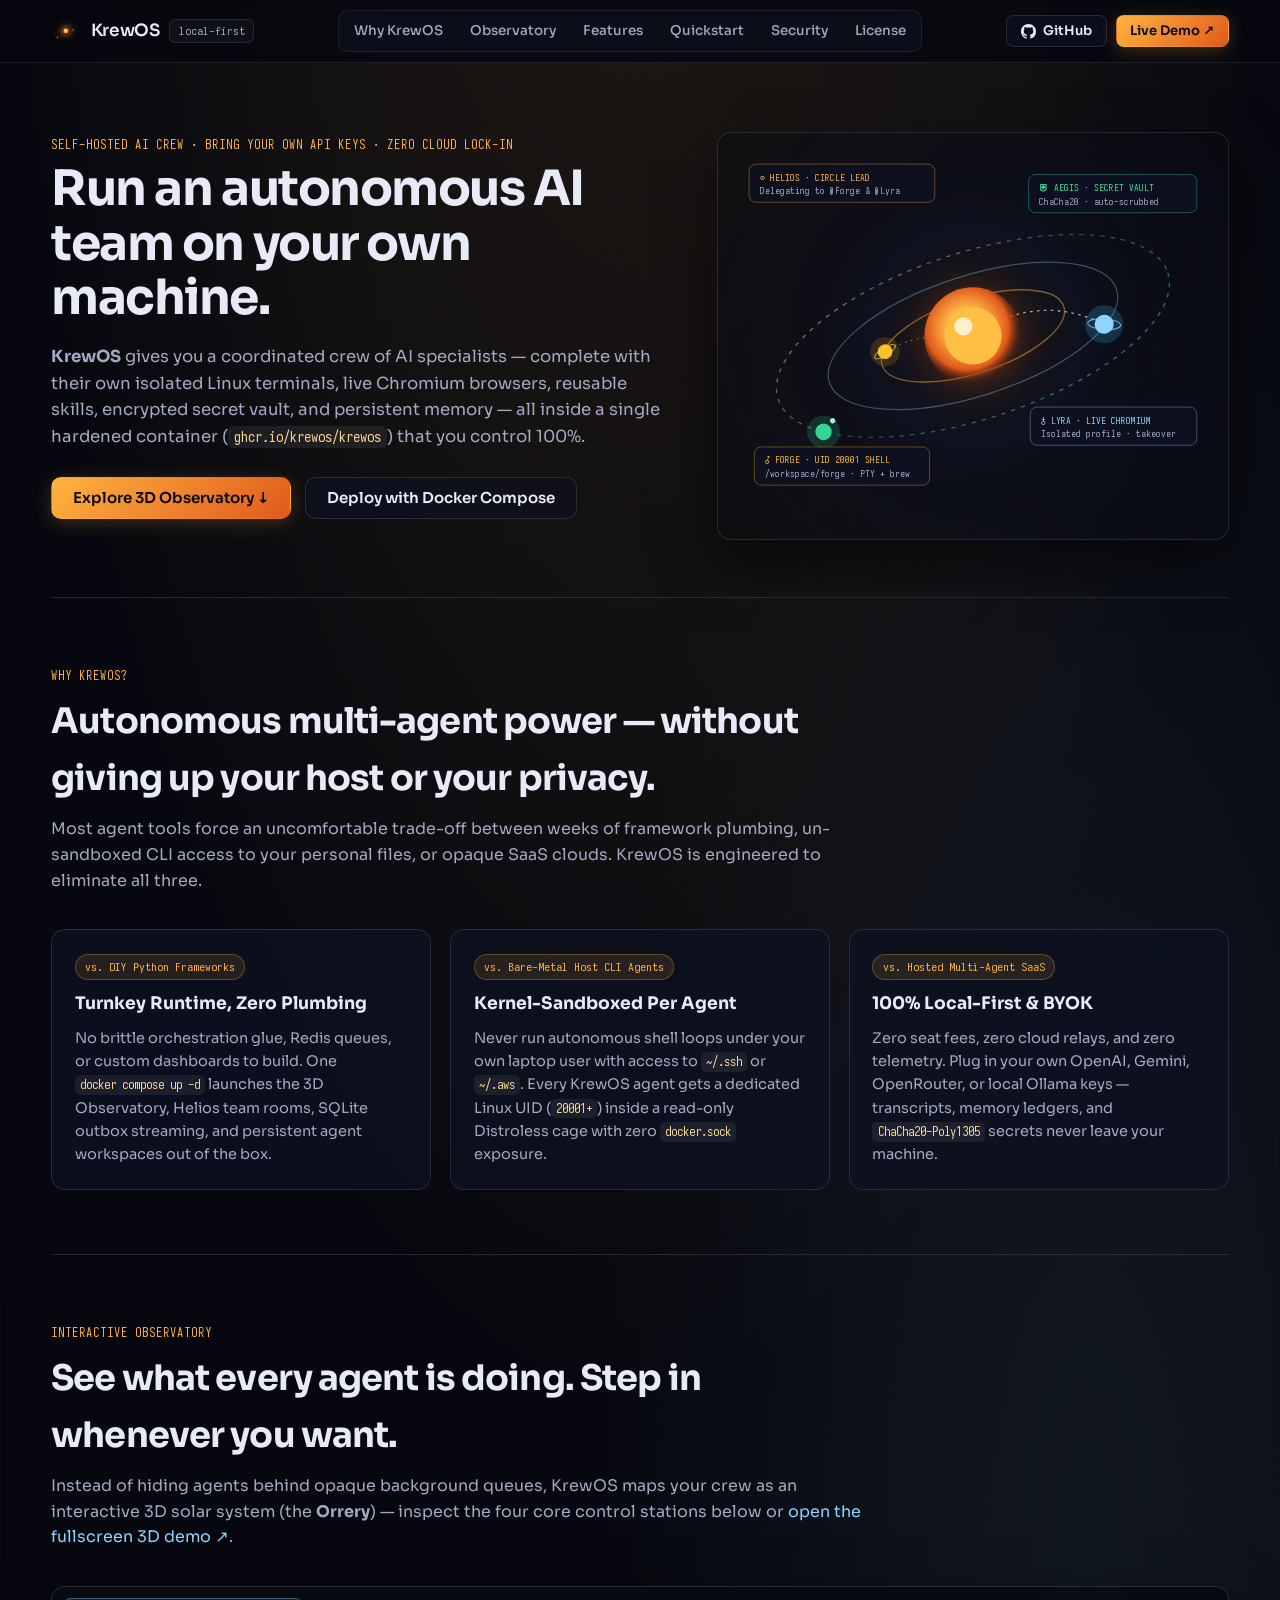
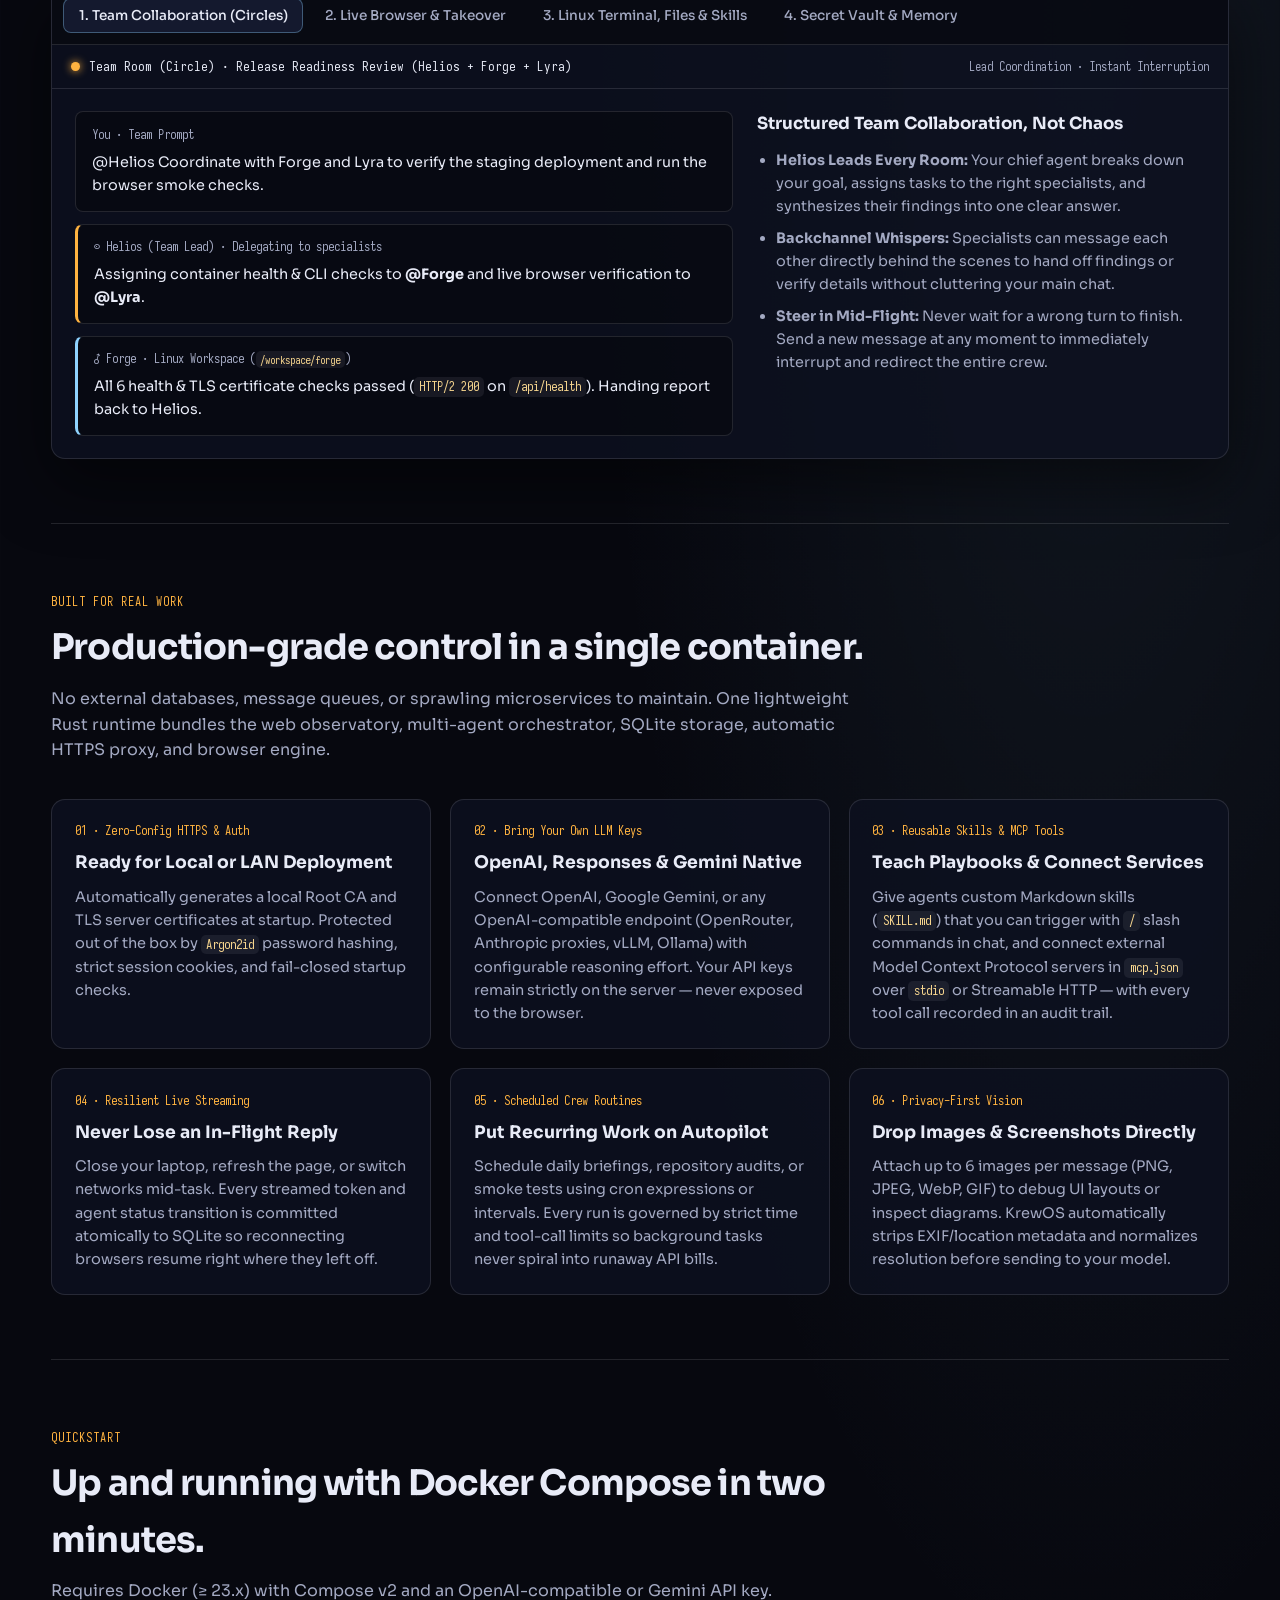
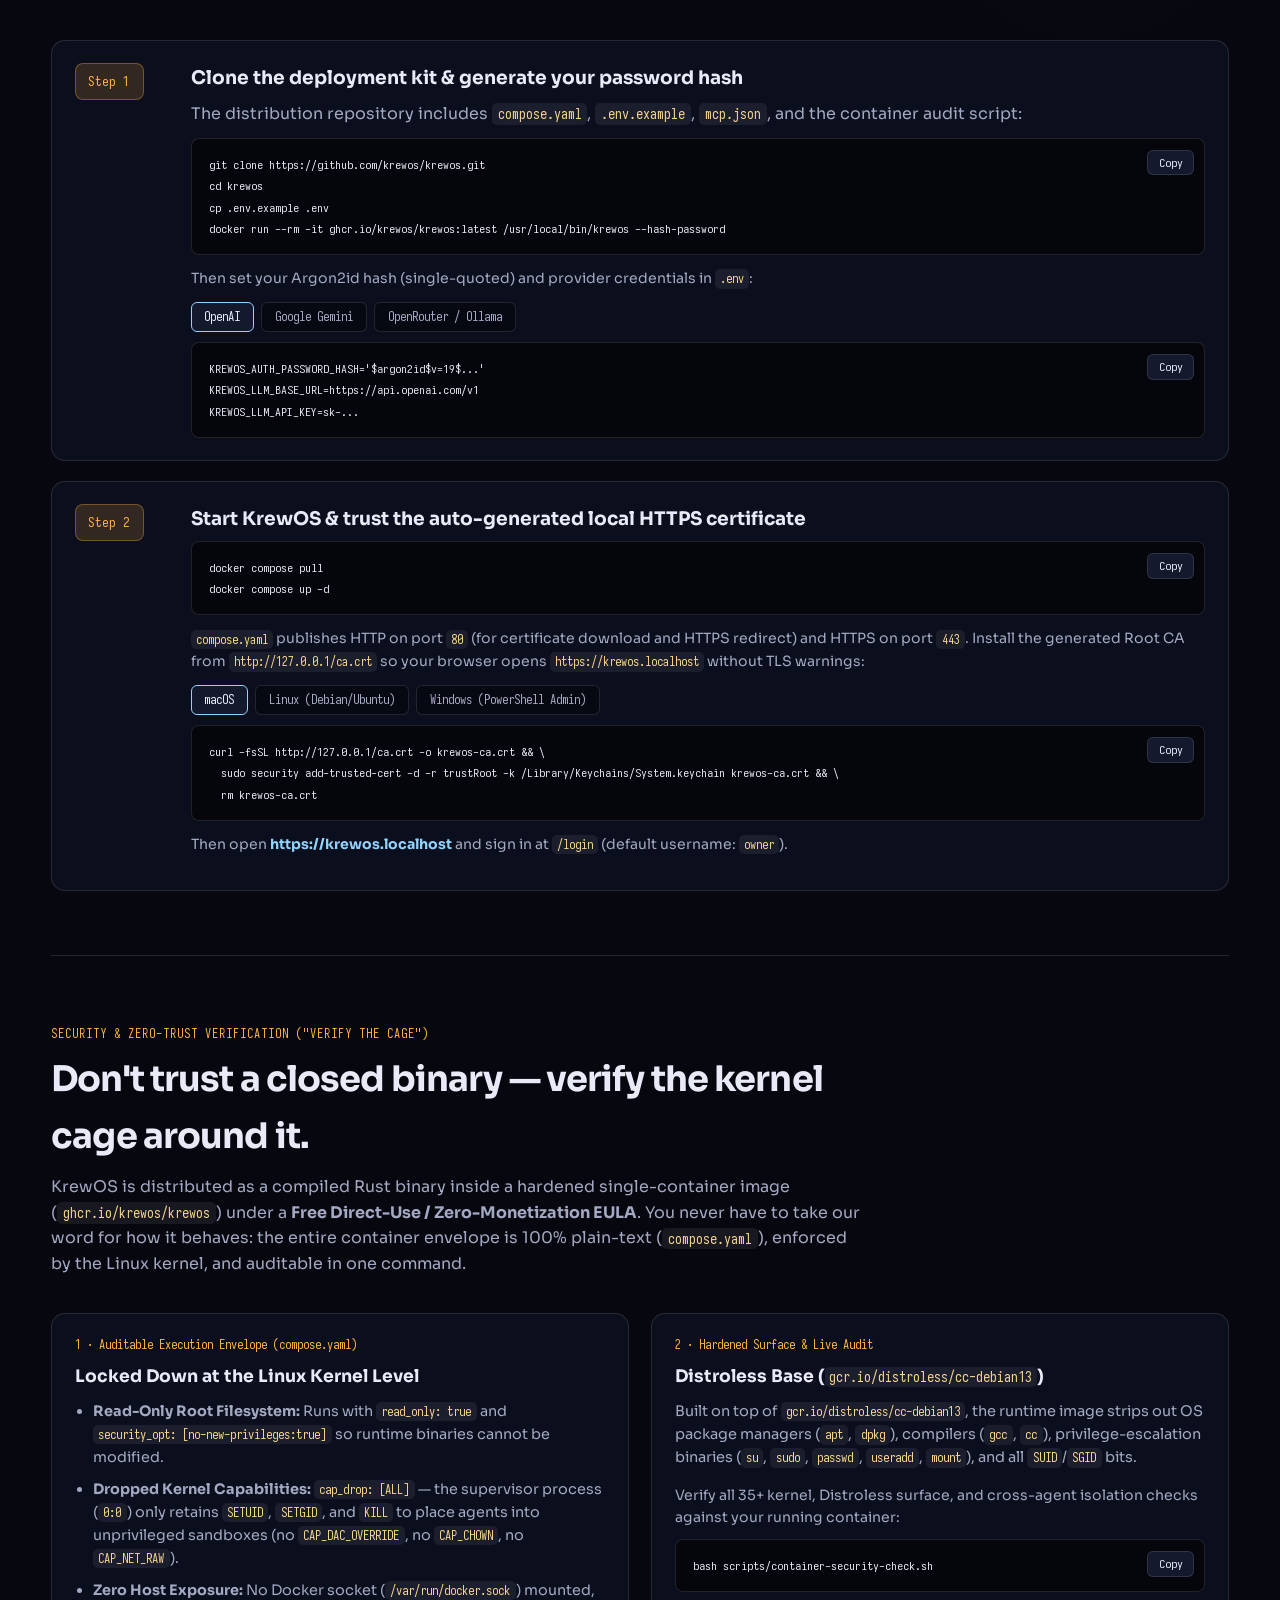
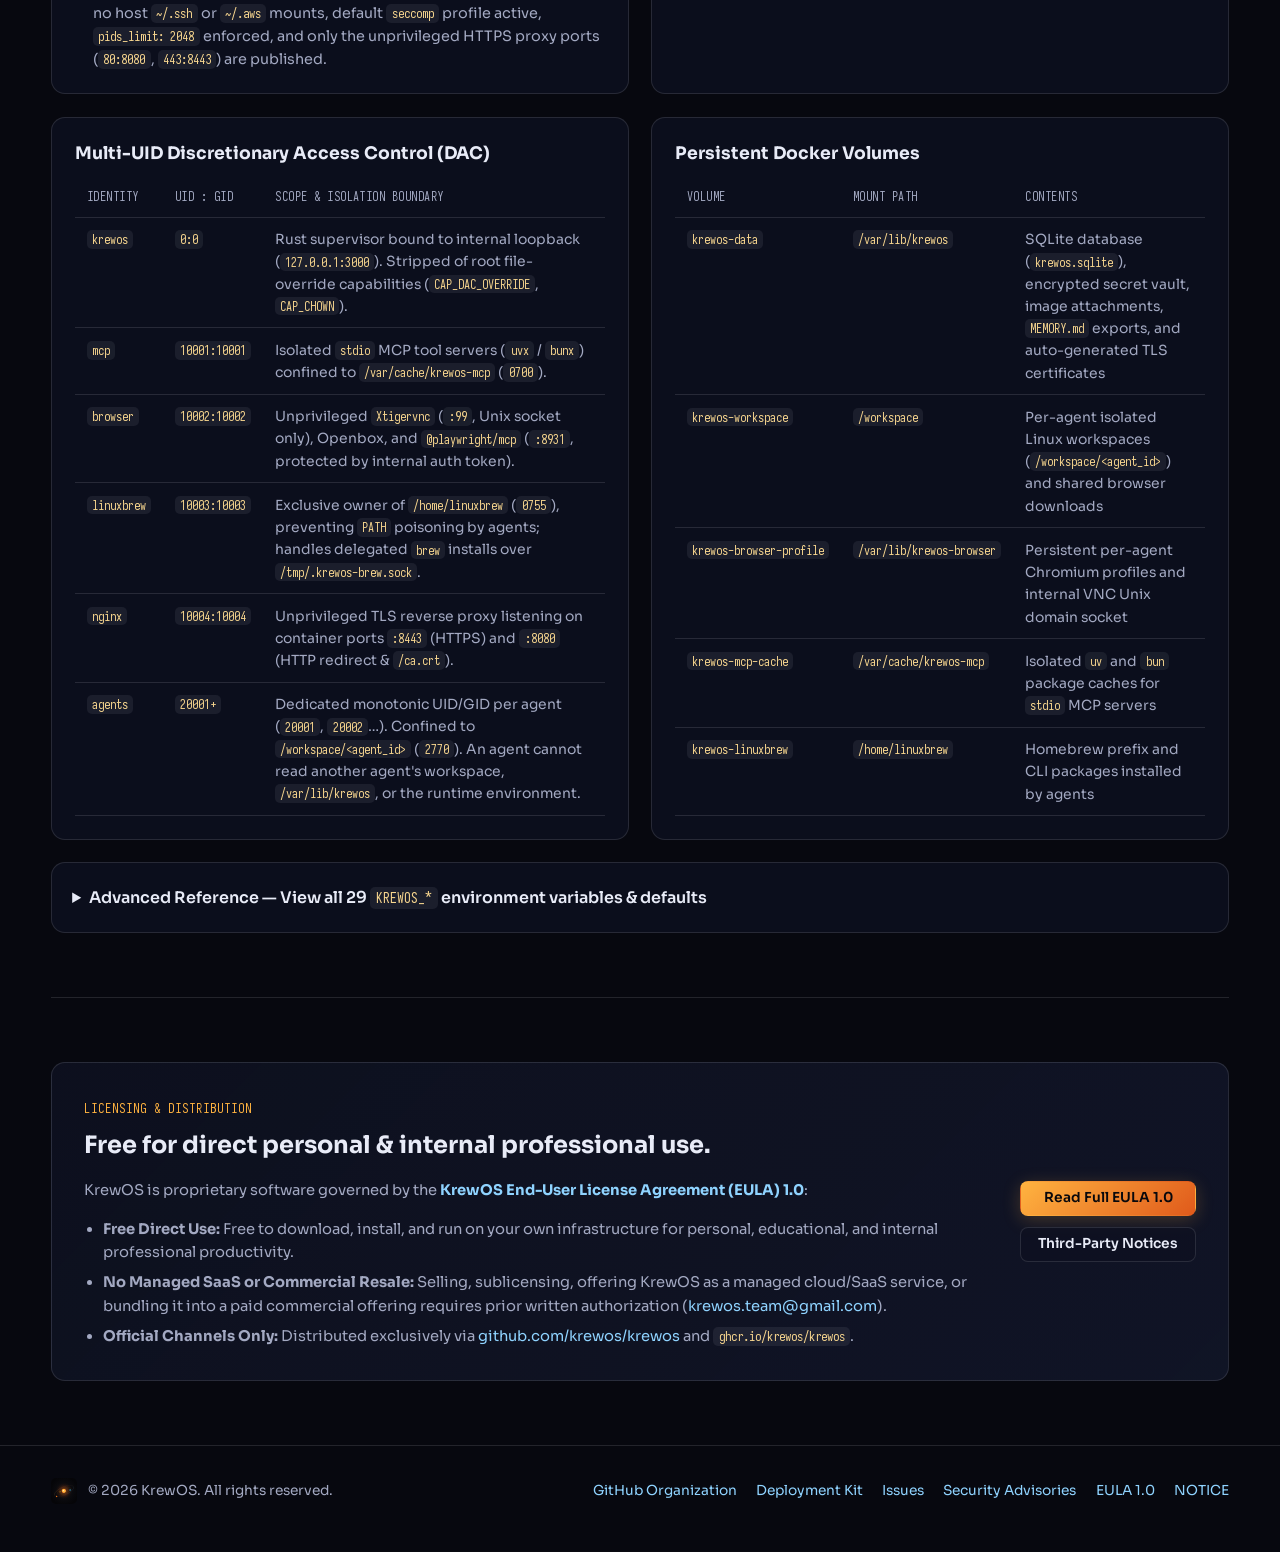
<file: index.html>
<!doctype html>
<html lang="en">
<head>
  <meta charset="utf-8" />
  <meta name="viewport" content="width=device-width, initial-scale=1" />
  <title>KrewOS — Self-Hosted AI Agent Crew &amp; Observatory</title>
  <meta name="description" content="Run and coordinate a crew of autonomous AI specialists on your own infrastructure with your own LLM API keys. Isolated Linux terminals, live Chromium browsers, encrypted secret vault, and a live observatory in one hardened container." />
  <meta name="theme-color" content="#07080f" />
  <meta property="og:title" content="KrewOS — Self-Hosted AI Agent Crew &amp; Observatory" />
  <meta property="og:description" content="Coordinate 1-on-1 specialists and multi-agent team rooms led by Helios, with isolated Linux workspaces, live Chromium co-browsing, an encrypted secret vault, and persistent memory in a single Distroless container." />
  <meta property="og:type" content="website" />
  <meta property="og:url" content="https://krewos.github.io/" />
  <meta property="og:image" content="https://krewos.github.io/og-image.png" />
  <meta property="og:image:width" content="1200" />
  <meta property="og:image:height" content="630" />
  <meta property="og:image:alt" content="KrewOS — Self-Hosted AI Agent Crew and 3D Observatory" />
  <meta name="twitter:card" content="summary_large_image" />
  <meta name="twitter:title" content="KrewOS — Self-Hosted AI Agent Crew &amp; Observatory" />
  <meta name="twitter:description" content="Run an autonomous AI team on your own machine. Live 3D Observatory, isolated Linux terminals, live Chromium co-browsing, and BYOK in one hardened Distroless container." />
  <meta name="twitter:image" content="https://krewos.github.io/og-image.png" />
  <link rel="icon" type="image/svg+xml" href="logo.svg" />
  <link rel="stylesheet" href="styles.css?v=4" />
</head>
<body>
  <div class="starfield" aria-hidden="true"></div>

  <header class="topbar">
    <div class="container topbar-inner">
      <a class="brand" href="#top" aria-label="KrewOS Home">
        <img src="logo.svg" width="30" height="30" alt="" class="brand-logo" />
        <span class="brand-name">KrewOS</span>
        <span class="brand-tag">local-first</span>
      </a>
      <nav class="nav" aria-label="Primary">
        <a href="#why-krewos">Why KrewOS</a>
        <a href="#observatory">Observatory</a>
        <a href="#architecture">Features</a>
        <a href="#quickstart">Quickstart</a>
        <a href="#sandbox">Security</a>
        <a href="#license">License</a>
      </nav>
      <div class="topbar-actions">
        <a class="btn btn-ghost btn-sm" href="https://github.com/krewos/krewos" target="_blank" rel="noopener">
          <svg width="15" height="15" viewBox="0 0 16 16" fill="currentColor" aria-hidden="true">
            <path d="M8 0C3.58 0 0 3.58 0 8c0 3.54 2.29 6.53 5.47 7.59.4.07.55-.17.55-.38 0-.19-.01-.82-.01-1.49-2.01.37-2.53-.49-2.69-.94-.09-.23-.48-.94-.82-1.13-.28-.15-.68-.52-.01-.53.63-.01 1.08.58 1.23.82.72 1.21 1.87.87 2.33.66.07-.52.28-.87.51-1.07-1.78-.2-3.64-.89-3.64-3.95 0-.87.31-1.59.82-2.15-.08-.2-.36-1.02.08-2.12 0 0 .67-.21 2.2.82.64-.18 1.32-.27 2-.27s1.36.09 2 .27c1.53-1.04 2.2-.82 2.2-.82.44 1.1.16 1.92.08 2.12.51.56.82 1.27.82 2.15 0 3.07-1.87 3.75-3.65 3.95.29.25.54.73.54 1.48 0 1.07-.01 1.93-.01 2.2 0 .21.15.46.55.38A8.01 8.01 0 0 0 16 8c0-4.42-3.58-8-8-8Z"/>
          </svg>
          <span>GitHub</span>
        </a>
        <a class="btn btn-primary btn-sm" href="demo.html">
          <span>Live Demo ↗</span>
        </a>
      </div>
    </div>
  </header>

  <main id="top">
    <!-- Hero -->
    <section class="hero container">
      <div class="hero-copy">
        <span class="section-kicker eyebrow">Self-Hosted AI Crew · Bring Your Own API Keys · Zero Cloud Lock-in</span>
        <h1>Run an autonomous AI team on your own machine.</h1>
        <p class="hero-lead">
          <strong>KrewOS</strong> gives you a coordinated crew of AI specialists — complete with their own
          isolated Linux terminals, live Chromium browsers, reusable skills, encrypted secret vault, and persistent memory — all
          inside a single hardened container (<code>ghcr.io/krewos/krewos</code>) that you control 100%.
        </p>
        <div class="hero-cta">
          <a class="btn btn-primary btn-lg" href="#observatory">Explore 3D Observatory ↓</a>
          <a class="btn btn-ghost btn-lg" href="#quickstart">Deploy with Docker Compose</a>
        </div>
      </div>

      <!-- Pure SVG/CSS Cosmic Orrery Illustration -->
      <div class="hero-orrery" aria-label="KrewOS Observatory Diagram">
        <svg viewBox="0 0 560 440" role="img" aria-label="Helios team lead surrounded by specialist agent orbits">
          <defs>
            <radialGradient id="voidCore" cx="50%" cy="50%" r="55%">
              <stop offset="0%" stop-color="#22170F" stop-opacity="0.96" />
              <stop offset="52%" stop-color="#0E1120" stop-opacity="0.76" />
              <stop offset="100%" stop-color="#07080F" stop-opacity="0" />
            </radialGradient>
            <radialGradient id="sunHalo" cx="50%" cy="50%" r="50%">
              <stop offset="0%" stop-color="#FFB340" stop-opacity="0.42" />
              <stop offset="58%" stop-color="#E05A1B" stop-opacity="0.12" />
              <stop offset="100%" stop-color="#07080F" stop-opacity="0" />
            </radialGradient>
            <radialGradient id="sunGlow" cx="44%" cy="42%" r="56%">
              <stop offset="0%" stop-color="#FFF7DF" />
              <stop offset="36%" stop-color="#FFB848" />
              <stop offset="76%" stop-color="#E05A1B" />
              <stop offset="100%" stop-color="#7A1C05" stop-opacity="0" />
            </radialGradient>
            <linearGradient id="ringAccent" x1="0%" y1="0%" x2="100%" y2="100%">
              <stop offset="0%" stop-color="#FFB340" stop-opacity="0.65" />
              <stop offset="50%" stop-color="#8FD3FF" stop-opacity="0.28" />
              <stop offset="100%" stop-color="#3FE0A0" stop-opacity="0.58" />
            </linearGradient>
            <linearGradient id="whisperArc" x1="0%" y1="0%" x2="100%" y2="0%">
              <stop offset="0%" stop-color="#FFB340" stop-opacity="0.85" />
              <stop offset="100%" stop-color="#8FD3FF" stop-opacity="0.85" />
            </linearGradient>
          </defs>

          <circle cx="280" cy="220" r="214" fill="url(#voidCore)" />
          <circle cx="280" cy="220" r="96" fill="url(#sunHalo)" />

          <g transform="translate(280, 220) rotate(-18)">
            <ellipse rx="236" ry="96" fill="none" stroke="url(#ringAccent)" stroke-width="1.5" stroke-dasharray="5 7" />
            <ellipse rx="174" ry="69" fill="none" stroke="#8FD3FF" stroke-opacity="0.34" stroke-width="1.4" />
            <ellipse rx="110" ry="43" fill="none" stroke="#FFB340" stroke-opacity="0.46" stroke-width="1.6" />

            <!-- Active whisper handoff arc between Helios and Lyra -->
            <path d="M 0 0 Q 86 -26 148 34" fill="none" stroke="url(#whisperArc)" stroke-width="1.5" stroke-dasharray="3 5" class="whisper-arc" />
            <path d="M 0 0 Q -58 -24 -102 -14" fill="none" stroke="#FFB340" stroke-opacity="0.55" stroke-width="1.3" stroke-dasharray="2 5" class="whisper-arc" />

            <!-- Specialist Orbit 1: Forge (Systems / Rust) -->
            <g class="orbit-node" transform="translate(-102, -14)">
              <circle r="17" fill="#F59E0B" fill-opacity="0.18" />
              <circle r="8.5" fill="#FBBF24" />
              <ellipse rx="14" ry="4.5" fill="none" stroke="#FCD34D" stroke-opacity="0.65" stroke-width="1.2" transform="rotate(-14)" />
            </g>

            <!-- Specialist Orbit 2: Lyra (Browser / Research) -->
            <g class="orbit-node orbit-node-delay" transform="translate(148, 34)">
              <circle r="22" fill="#38BDF8" fill-opacity="0.2" />
              <circle r="11" fill="#8FD3FF" />
              <ellipse rx="19" ry="6.2" fill="none" stroke="#8FD3FF" stroke-opacity="0.7" stroke-width="1.4" transform="rotate(22)" />
            </g>

            <!-- Specialist Orbit 3: Aegis (Security / Audit) -->
            <g class="orbit-node" transform="translate(-198, 52)">
              <circle r="19" fill="#3FE0A0" fill-opacity="0.16" />
              <circle r="9.5" fill="#34D399" />
              <circle cx="14" cy="-9" r="3" fill="#A7F3D0" />
            </g>
          </g>

          <!-- Central Star: Helios (Team Lead) -->
          <circle cx="280" cy="220" r="56" fill="url(#sunGlow)" />
          <circle cx="280" cy="220" r="33" fill="#FFBE44" />
          <circle cx="269" cy="209" r="10.5" fill="#FFFBEB" fill-opacity="0.82" />

          <!-- HUD Telemetry Callouts -->
          <g font-family="Iosevka Term, monospace" font-size="11" fill="#E8EBF7">
            <rect x="22" y="22" width="214" height="44" rx="8" fill="#0E1120" fill-opacity="0.88" stroke="#FFB340" stroke-opacity="0.42" />
            <text x="34" y="41" fill="#FFB340" font-weight="600">☉ HELIOS · CIRCLE LEAD</text>
            <text x="34" y="57" fill="#A3A9C2">Delegating to @Forge &amp; @Lyra</text>

            <rect x="344" y="34" width="194" height="44" rx="8" fill="#0E1120" fill-opacity="0.88" stroke="#3FE0A0" stroke-opacity="0.38" />
            <text x="356" y="53" fill="#3FE0A0" font-weight="600">⛨ AEGIS · SECRET VAULT</text>
            <text x="356" y="69" fill="#A3A9C2">ChaCha20 · auto-scrubbed</text>

            <rect x="346" y="302" width="192" height="44" rx="8" fill="#0E1120" fill-opacity="0.88" stroke="#8FD3FF" stroke-opacity="0.42" />
            <text x="358" y="321" fill="#8FD3FF" font-weight="600">♁ LYRA · LIVE CHROMIUM</text>
            <text x="358" y="337" fill="#A3A9C2">Isolated profile · takeover</text>

            <rect x="28" y="348" width="202" height="44" rx="8" fill="#0E1120" fill-opacity="0.88" stroke="#FBBF24" stroke-opacity="0.38" />
            <text x="40" y="367" fill="#FBBF24" font-weight="600">♂ FORGE · UID 20001 SHELL</text>
            <text x="40" y="383" fill="#A3A9C2">/workspace/forge · PTY + brew</text>
          </g>
        </svg>
      </div>
    </section>

    <!-- Why KrewOS? (Positioning Contrast) -->
    <section id="why-krewos" class="section container">
      <div class="section-header">
        <span class="section-kicker">Why KrewOS?</span>
        <h2>Autonomous multi-agent power — without giving up your host or your privacy.</h2>
        <p>
          Most agent tools force an uncomfortable trade-off between weeks of framework plumbing, un-sandboxed CLI
          access to your personal files, or opaque SaaS clouds. KrewOS is engineered to eliminate all three.
        </p>
      </div>

      <div class="grid-3 contrast-grid">
        <article class="card contrast-card">
          <div class="contrast-vs">vs. DIY Python Frameworks</div>
          <h3>Turnkey Runtime, Zero Plumbing</h3>
          <p>
            No brittle orchestration glue, Redis queues, or custom dashboards to build. One
            <code>docker compose up -d</code> launches the 3D Observatory, Helios team rooms, SQLite outbox streaming,
            and persistent agent workspaces out of the box.
          </p>
        </article>

        <article class="card contrast-card">
          <div class="contrast-vs">vs. Bare-Metal Host CLI Agents</div>
          <h3>Kernel-Sandboxed Per Agent</h3>
          <p>
            Never run autonomous shell loops under your own laptop user with access to <code>~/.ssh</code> or
            <code>~/.aws</code>. Every KrewOS agent gets a dedicated Linux UID (<code>20001+</code>) inside a read-only
            Distroless cage with zero <code>docker.sock</code> exposure.
          </p>
        </article>

        <article class="card contrast-card">
          <div class="contrast-vs">vs. Hosted Multi-Agent SaaS</div>
          <h3>100% Local-First &amp; BYOK</h3>
          <p>
            Zero seat fees, zero cloud relays, and zero telemetry. Plug in your own OpenAI, Gemini, OpenRouter, or local
            Ollama keys — transcripts, memory ledgers, and <code>ChaCha20-Poly1305</code> secrets never leave your machine.
          </p>
        </article>
      </div>
    </section>

    <!-- Interactive Observatory -->
    <section id="observatory" class="section container">
      <div class="section-header">
        <span class="section-kicker">Interactive Observatory</span>
        <h2>See what every agent is doing. Step in whenever you want.</h2>
        <p>
          Instead of hiding agents behind opaque background queues, KrewOS maps your crew as an interactive 3D
          solar system (the <strong>Orrery</strong>) — inspect the four core control stations below or
          <a href="demo.html">open the fullscreen 3D demo ↗</a>.
        </p>
      </div>

      <div class="console-showcase">
        <div class="console-tabs" role="tablist" aria-label="Observatory Control Panels">
          <button type="button" class="console-tab active" role="tab" aria-selected="true" data-panel="panel-circle">
            1. Team Collaboration (Circles)
          </button>
          <button type="button" class="console-tab" role="tab" aria-selected="false" data-panel="panel-browser">
            2. Live Browser &amp; Takeover
          </button>
          <button type="button" class="console-tab" role="tab" aria-selected="false" data-panel="panel-terminal">
            3. Linux Terminal, Files &amp; Skills
          </button>
          <button type="button" class="console-tab" role="tab" aria-selected="false" data-panel="panel-vault">
            4. Secret Vault &amp; Memory
          </button>
        </div>

        <div class="console-stage">
          <!-- Panel 1: Circle Orchestration -->
          <div class="console-panel active" id="panel-circle" role="tabpanel">
            <div class="console-bar">
              <span class="dot dot-gold"></span>
              <span class="console-title">Team Room (Circle) · Release Readiness Review (Helios + Forge + Lyra)</span>
              <span class="console-badge">Lead Coordination · Instant Interruption</span>
            </div>
            <div class="console-body console-split">
              <div class="stream-mock">
                <div class="msg msg-user">
                  <div class="msg-meta"><strong>You</strong> · Team Prompt</div>
                  <p>@Helios Coordinate with Forge and Lyra to verify the staging deployment and run the browser smoke checks.</p>
                </div>
                <div class="msg msg-helios">
                  <div class="msg-meta"><strong>☉ Helios</strong> (Team Lead) · Delegating to specialists</div>
                  <p>Assigning container health &amp; CLI checks to <strong>@Forge</strong> and live browser verification to <strong>@Lyra</strong>.</p>
                </div>
                <div class="msg msg-agent">
                  <div class="msg-meta"><strong>♂ Forge</strong> · Linux Workspace (<code>/workspace/forge</code>)</div>
                  <p>All 6 health &amp; TLS certificate checks passed (<code>HTTP/2 200</code> on <code>/api/health</code>). Handing report back to Helios.</p>
                </div>
              </div>
              <aside class="console-notes">
                <h3>Structured Team Collaboration, Not Chaos</h3>
                <ul>
                  <li><strong>Helios Leads Every Room:</strong> Your chief agent breaks down your goal, assigns tasks to the right specialists, and synthesizes their findings into one clear answer.</li>
                  <li><strong>Backchannel Whispers:</strong> Specialists can message each other directly behind the scenes to hand off findings or verify details without cluttering your main chat.</li>
                  <li><strong>Steer in Mid-Flight:</strong> Never wait for a wrong turn to finish. Send a new message at any moment to immediately interrupt and redirect the entire crew.</li>
                </ul>
              </aside>
            </div>
          </div>

          <!-- Panel 2: Browser -->
          <div class="console-panel" id="panel-browser" role="tabpanel" hidden>
            <div class="console-bar">
              <span class="dot dot-blue"></span>
              <span class="console-title">Live Agent Browser · Dedicated Chromium + Real-Time Screen</span>
              <span class="console-badge">Persistent Sessions · 1-Click Takeover</span>
            </div>
            <div class="console-body console-split">
              <div class="ui-mock">
                <div class="ui-chrome-bar">
                  <span class="ui-pill ui-pill-blue">♁ Lyra</span>
                  <div class="ui-url-bar">
                    <span class="ui-lock">🔒</span>
                    <span>https://staging.acme.internal/release/check</span>
                  </div>
                  <span class="ui-pill ui-pill-gold">🖱️ Take Over Control</span>
                </div>
                <div class="ui-browser-stage">
                  <div class="ui-webapp-card">
                    <div class="ui-webapp-head">
                      <strong>Staging Release Gate · v0.1.3</strong>
                      <span class="ui-status-ok">● HTTPS Valid</span>
                    </div>
                    <p class="ui-webapp-sub">SSO session active in Lyra's isolated Chromium profile. Running live smoke checks…</p>
                    <div class="ui-check-grid">
                      <div class="ui-check-item"><span class="t-ok">✓</span> <code>/api/health</code> · 200 OK (4 ms)</div>
                      <div class="ui-check-item"><span class="t-ok">✓</span> TLS SAN · <code>krewos.localhost</code></div>
                      <div class="ui-check-item"><span class="t-ok">✓</span> WebGL2 Orrery · 60 fps</div>
                      <div class="ui-check-item"><span class="t-warn">●</span> 2FA Prompt · Click to assist live</div>
                    </div>
                  </div>
                </div>
                <div class="ui-mock-footer">
                  <span><code>@playwright/mcp</code> · <code>browser_snapshot</code></span>
                  <span>Profile: <code>/var/lib/krewos-browser/profiles/lyra</code></span>
                </div>
              </div>
              <aside class="console-notes">
                <h3>Watch Agents Browse — or Take the Wheel</h3>
                <ul>
                  <li><strong>Isolated Browser per Agent:</strong> Every specialist gets its own persistent Chromium profile with separate cookies, logins, and active tabs.</li>
                  <li><strong>Interactive Co-Browsing:</strong> Watch pages load in real time. Need to complete a 2FA prompt, solve a CAPTCHA, or sign in? Click right into the browser panel to take over mouse and keyboard.</li>
                  <li><strong>Zero Exposed VNC Ports:</strong> The live screen streams exclusively over your authenticated HTTPS session — no raw VNC ports are ever opened on your machine.</li>
                </ul>
              </aside>
            </div>
          </div>

          <!-- Panel 3: Terminal & Workspace -->
          <div class="console-panel" id="panel-terminal" role="tabpanel" hidden>
            <div class="console-bar">
              <span class="dot dot-amber"></span>
              <span class="console-title">Interactive Terminal, Files &amp; Skills · Isolated Linux Workspace</span>
              <span class="console-badge">Dedicated Linux User · Slash Skills</span>
            </div>
            <div class="console-body console-split">
              <div class="ui-mock">
                <div class="ui-chrome-bar">
                  <span class="ui-pill ui-pill-amber">&gt;_ main · /workspace/forge</span>
                  <span class="ui-pill">📄 .agents/skills/verify-cage/SKILL.md</span>
                  <span class="ui-pill">📄 reports/audit-summary.md</span>
                </div>
                <div class="ui-term-body">
                  <div class="t-line"><span class="t-prompt">forge@krewos</span>:<span class="t-path">/workspace/forge</span>$ id</div>
                  <div class="t-out">uid=20001(forge) gid=20001(forge) groups=20001(forge)</div>
                  <div class="t-line"><span class="t-prompt">forge@krewos</span>:<span class="t-path">/workspace/forge</span>$ brew install ripgrep jq</div>
                  <div class="t-dim">[krewos-brew-proxy] Formulae installed via isolated linuxbrew service</div>
                  <div class="t-line"><span class="t-prompt">forge@krewos</span>:<span class="t-path">/workspace/forge</span>$ bash scripts/container-security-check.sh</div>
                  <div class="t-out"><span class="t-ok">PASS</span>  cap_drop: ALL (only SETUID, SETGID, KILL retained)</div>
                  <div class="t-out"><span class="t-ok">PASS</span>  read-only rootfs &amp; zero SUID/SGID binaries</div>
                  <div class="t-out"><span class="t-ok">PASS</span>  cross-agent workspace traversal denied (0 failures)</div>
                </div>
                <div class="ui-mock-footer">
                  <span>Skill ready in chat: <code>/verify-cage</code></span>
                  <span>Sandbox: <code>uid=20001 · mode 2770</code></span>
                </div>
              </div>
              <aside class="console-notes">
                <h3>A Real Linux Environment for Every Specialist</h3>
                <ul>
                  <li><strong>Strict Workspace Isolation:</strong> Each agent runs under its own dedicated Linux user account inside a private <code>/workspace/&lt;agent_id&gt;</code> directory — it cannot read or touch another agent's files.</li>
                  <li><strong>Reusable Skills &amp; <code>/</code> Slash Commands:</strong> Drop a <code>SKILL.md</code> playbook into <code>.agents/skills/</code> — or ask an agent to author one — and trigger it anytime with <code>/</code> autocomplete in chat, or let specialists pick it up automatically.</li>
                  <li><strong>Safe Tools &amp; Side-by-Side Shell:</strong> Agents install CLI tools via <code>brew</code> without root privileges, while you can open a live terminal alongside them to run commands, preview Markdown reports, or download files.</li>
                </ul>
              </aside>
            </div>
          </div>

          <!-- Panel 4: Vault & Memory Dreams -->
          <div class="console-panel" id="panel-vault" role="tabpanel" hidden>
            <div class="console-bar">
              <span class="dot dot-gold"></span>
              <span class="console-title">Encrypted Secret Vault &amp; Long-Term Memory</span>
              <span class="console-badge">ChaCha20-Poly1305 · Auto-Redacted Outputs</span>
            </div>
            <div class="console-body console-split">
              <div class="stream-mock">
                <div class="msg msg-helios">
                  <div class="msg-meta"><strong>🔒 Encrypted Secret Vault</strong> · <code>ChaCha20-Poly1305</code> at rest</div>
                  <div class="ui-vault-list">
                    <div class="ui-vault-row">
                      <code>GITHUB_DEPLOY_TOKEN</code>
                      <span class="ui-vault-meta">♂ Forge · ••••••••••••</span>
                      <span class="ui-status-ok">Auto-Scrubbed</span>
                    </div>
                    <div class="ui-vault-row">
                      <code>STAGING_BEARER_KEY</code>
                      <span class="ui-vault-meta">♁ Lyra · ••••••••••••</span>
                      <span class="ui-status-ok">Auto-Scrubbed</span>
                    </div>
                  </div>
                  <div class="ui-redact-preview">
                    Terminal &amp; chat output: <code>Authorization: Bearer [REDACTED:GITHUB_DEPLOY_TOKEN]</code>
                  </div>
                </div>
                <div class="msg msg-agent">
                  <div class="msg-meta"><strong>✦ Consolidated Memory</strong> · <code>/workspace/forge/MEMORY.md</code></div>
                  <p><strong>[Global]</strong> Production stack runs on <code>gcr.io/distroless/cc-debian13</code> with <code>read_only: true</code>.<br /><strong>[Team · Release Readiness]</strong> All 35 kernel &amp; DAC checks must pass before tagging a release.</p>
                </div>
              </div>
              <aside class="console-notes">
                <h3>Leak-Proof Credentials &amp; Lasting Context</h3>
                <ul>
                  <li><strong>Encrypted Agent Vault:</strong> Store API tokens and credentials per agent, encrypted at rest with <code>ChaCha20-Poly1305</code>. Secrets are injected only when authorized and automatically scrubbed from all chat replies, terminal logs, and file previews.</li>
                  <li><strong>Automatic Memory Consolidation ("Dreams"):</strong> When a conversation goes idle, KrewOS quietly distills key decisions from 1-on-1 chats and team channels into persistent SQLite memory and a readable <code>MEMORY.md</code> file for each agent.</li>
                </ul>
              </aside>
            </div>
          </div>
        </div>
      </div>
    </section>

    <!-- Core Features & Architecture -->
    <section id="architecture" class="section container">
      <div class="section-header">
        <span class="section-kicker">Built for Real Work</span>
        <h2>Production-grade control in a single container.</h2>
        <p>
          No external databases, message queues, or sprawling microservices to maintain. One lightweight Rust runtime
          bundles the web observatory, multi-agent orchestrator, SQLite storage, automatic HTTPS proxy, and browser engine.
        </p>
      </div>

      <div class="grid-3">
        <article class="card">
          <div class="card-icon">01 · Zero-Config HTTPS &amp; Auth</div>
          <h3>Ready for Local or LAN Deployment</h3>
          <p>
            Automatically generates a local Root CA and TLS server certificates at startup. Protected out of the box
            by <code>Argon2id</code> password hashing, strict session cookies, and fail-closed startup checks.
          </p>
        </article>

        <article class="card">
          <div class="card-icon">02 · Bring Your Own LLM Keys</div>
          <h3>OpenAI, Responses &amp; Gemini Native</h3>
          <p>
            Connect OpenAI, Google Gemini, or any OpenAI-compatible endpoint (OpenRouter, Anthropic proxies, vLLM,
            Ollama) with configurable reasoning effort. Your API keys remain strictly on the server — never exposed to the browser.
          </p>
        </article>

        <article class="card">
          <div class="card-icon">03 · Reusable Skills &amp; MCP Tools</div>
          <h3>Teach Playbooks &amp; Connect Services</h3>
          <p>
            Give agents custom Markdown skills (<code>SKILL.md</code>) that you can trigger with <code>/</code> slash
            commands in chat, and connect external Model Context Protocol servers in <code>mcp.json</code> over
            <code>stdio</code> or Streamable HTTP — with every tool call recorded in an audit trail.
          </p>
        </article>

        <article class="card">
          <div class="card-icon">04 · Resilient Live Streaming</div>
          <h3>Never Lose an In-Flight Reply</h3>
          <p>
            Close your laptop, refresh the page, or switch networks mid-task. Every streamed token and agent status
            transition is committed atomically to SQLite so reconnecting browsers resume right where they left off.
          </p>
        </article>

        <article class="card">
          <div class="card-icon">05 · Scheduled Crew Routines</div>
          <h3>Put Recurring Work on Autopilot</h3>
          <p>
            Schedule daily briefings, repository audits, or smoke tests using cron expressions or intervals. Every run
            is governed by strict time and tool-call limits so background tasks never spiral into runaway API bills.
          </p>
        </article>

        <article class="card">
          <div class="card-icon">06 · Privacy-First Vision</div>
          <h3>Drop Images &amp; Screenshots Directly</h3>
          <p>
            Attach up to 6 images per message (PNG, JPEG, WebP, GIF) to debug UI layouts or inspect diagrams. KrewOS
            automatically strips EXIF/location metadata and normalizes resolution before sending to your model.
          </p>
        </article>
      </div>
    </section>

    <!-- Quickstart -->
    <section id="quickstart" class="section container">
      <div class="section-header">
        <span class="section-kicker">Quickstart</span>
        <h2>Up and running with Docker Compose in two minutes.</h2>
        <p>
          Requires Docker (≥ 23.x) with Compose v2 and an OpenAI-compatible or Gemini API key.
        </p>
      </div>

      <div class="steps">
        <div class="step-card">
          <div class="step-num">Step 1</div>
          <div class="step-content">
            <h3>Clone the deployment kit &amp; generate your password hash</h3>
            <p>The distribution repository includes <code>compose.yaml</code>, <code>.env.example</code>, <code>mcp.json</code>, and the container audit script:</p>
            <div class="code-block">
              <pre><code id="cmd-step1">git clone https://github.com/krewos/krewos.git
cd krewos
cp .env.example .env
docker run --rm -it ghcr.io/krewos/krewos:latest /usr/local/bin/krewos --hash-password</code></pre>
              <button type="button" class="copy-btn" data-copy-target="cmd-step1">Copy</button>
            </div>
            <p class="step-hint">
              Then set your Argon2id hash (single-quoted) and provider credentials in <code>.env</code>:
            </p>

            <div class="os-tabs" role="tablist" aria-label="LLM Provider .env Presets">
              <button type="button" class="os-tab provider-tab active" data-provider="prov-openai">OpenAI</button>
              <button type="button" class="os-tab provider-tab" data-provider="prov-gemini">Google Gemini</button>
              <button type="button" class="os-tab provider-tab" data-provider="prov-openrouter">OpenRouter / Ollama</button>
            </div>

            <div class="provider-panel active" id="prov-openai">
              <div class="code-block">
                <pre><code id="cmd-prov-openai">KREWOS_AUTH_PASSWORD_HASH='$argon2id$v=19$...'
KREWOS_LLM_BASE_URL=https://api.openai.com/v1
KREWOS_LLM_API_KEY=sk-...</code></pre>
                <button type="button" class="copy-btn" data-copy-target="cmd-prov-openai">Copy</button>
              </div>
            </div>

            <div class="provider-panel" id="prov-gemini" hidden>
              <div class="code-block">
                <pre><code id="cmd-prov-gemini">KREWOS_AUTH_PASSWORD_HASH='$argon2id$v=19$...'
KREWOS_LLM_BASE_URL=https://generativelanguage.googleapis.com/v1beta
KREWOS_LLM_API_KEY=AIza...
KREWOS_LLM_WIRE_API=gemini
KREWOS_LLM_MODEL=gemini-2.5-pro</code></pre>
                <button type="button" class="copy-btn" data-copy-target="cmd-prov-gemini">Copy</button>
              </div>
            </div>

            <div class="provider-panel" id="prov-openrouter" hidden>
              <div class="code-block">
                <pre><code id="cmd-prov-openrouter">KREWOS_AUTH_PASSWORD_HASH='$argon2id$v=19$...'
# OpenRouter (or http://host.docker.internal:11434/v1 for local Ollama):
KREWOS_LLM_BASE_URL=https://openrouter.ai/api/v1
KREWOS_LLM_API_KEY=sk-or-...
KREWOS_LLM_MODEL=anthropic/claude-sonnet-4.5</code></pre>
                <button type="button" class="copy-btn" data-copy-target="cmd-prov-openrouter">Copy</button>
              </div>
            </div>
          </div>
        </div>

        <div class="step-card">
          <div class="step-num">Step 2</div>
          <div class="step-content">
            <h3>Start KrewOS &amp; trust the auto-generated local HTTPS certificate</h3>
            <div class="code-block">
              <pre><code id="cmd-step2">docker compose pull
docker compose up -d</code></pre>
              <button type="button" class="copy-btn" data-copy-target="cmd-step2">Copy</button>
            </div>
            <p class="step-hint">
              <code>compose.yaml</code> publishes HTTP on port <code>80</code> (for certificate download and HTTPS redirect) and HTTPS on port <code>443</code>. Install the generated Root CA from <code>http://127.0.0.1/ca.crt</code> so your browser opens <code>https://krewos.localhost</code> without TLS warnings:
            </p>

            <div class="os-tabs" role="tablist" aria-label="OS Certificate Trust Commands">
              <button type="button" class="os-tab os-cert-tab active" data-os="os-macos">macOS</button>
              <button type="button" class="os-tab os-cert-tab" data-os="os-linux">Linux (Debian/Ubuntu)</button>
              <button type="button" class="os-tab os-cert-tab" data-os="os-windows">Windows (PowerShell Admin)</button>
            </div>

            <div class="os-panel active" id="os-macos">
              <div class="code-block">
                <pre><code id="cmd-ca-mac">curl -fsSL http://127.0.0.1/ca.crt -o krewos-ca.crt &amp;&amp; \
  sudo security add-trusted-cert -d -r trustRoot -k /Library/Keychains/System.keychain krewos-ca.crt &amp;&amp; \
  rm krewos-ca.crt</code></pre>
                <button type="button" class="copy-btn" data-copy-target="cmd-ca-mac">Copy</button>
              </div>
            </div>

            <div class="os-panel" id="os-linux" hidden>
              <div class="code-block">
                <pre><code id="cmd-ca-linux">sudo curl -fsSL http://127.0.0.1/ca.crt -o /usr/local/share/ca-certificates/krewos-ca.crt &amp;&amp; \
  sudo update-ca-certificates</code></pre>
                <button type="button" class="copy-btn" data-copy-target="cmd-ca-linux">Copy</button>
              </div>
            </div>

            <div class="os-panel" id="os-windows" hidden>
              <div class="code-block">
                <pre><code id="cmd-ca-win">curl.exe -fsSL http://127.0.0.1/ca.crt -o krewos-ca.crt
certutil -addstore -f "ROOT" krewos-ca.crt
Remove-Item krewos-ca.crt</code></pre>
                <button type="button" class="copy-btn" data-copy-target="cmd-ca-win">Copy</button>
              </div>
            </div>

            <p class="step-hint">
              Then open <strong><a href="https://krewos.localhost" target="_blank" rel="noopener">https://krewos.localhost</a></strong> and sign in at <code>/login</code> (default username: <code>owner</code>).
            </p>
          </div>
        </div>
      </div>
    </section>

    <!-- Security & Zero-Trust Verification ("Verify the Cage") -->
    <section id="sandbox" class="section container">
      <div class="section-header">
        <span class="section-kicker">Security &amp; Zero-Trust Verification ("Verify the Cage")</span>
        <h2>Don't trust a closed binary — verify the kernel cage around it.</h2>
        <p>
          KrewOS is distributed as a compiled Rust binary inside a hardened single-container image
          (<code>ghcr.io/krewos/krewos</code>) under a <strong>Free Direct-Use / Zero-Monetization EULA</strong>.
          You never have to take our word for how it behaves: the entire container envelope is 100% plain-text
          (<code>compose.yaml</code>), enforced by the Linux kernel, and auditable in one command.
        </p>
      </div>

      <div class="grid-2 cage-pillars">
        <article class="card cage-card">
          <div class="card-icon">1 · Auditable Execution Envelope (compose.yaml)</div>
          <h3>Locked Down at the Linux Kernel Level</h3>
          <ul class="cage-list">
            <li>
              <strong>Read-Only Root Filesystem:</strong> Runs with <code>read_only: true</code> and
              <code>security_opt: [no-new-privileges:true]</code> so runtime binaries cannot be modified.
            </li>
            <li>
              <strong>Dropped Kernel Capabilities:</strong> <code>cap_drop: [ALL]</code> — the supervisor process
              (<code>0:0</code>) only retains <code>SETUID</code>, <code>SETGID</code>, and <code>KILL</code> to place
              agents into unprivileged sandboxes (no <code>CAP_DAC_OVERRIDE</code>, no <code>CAP_CHOWN</code>, no <code>CAP_NET_RAW</code>).
            </li>
            <li>
              <strong>Zero Host Exposure:</strong> No Docker socket (<code>/var/run/docker.sock</code>) mounted,
              no host <code>~/.ssh</code> or <code>~/.aws</code> mounts, default <code>seccomp</code> profile
              active, <code>pids_limit: 2048</code> enforced, and only the unprivileged HTTPS proxy ports
              (<code>80:8080</code>, <code>443:8443</code>) are published.
            </li>
          </ul>
        </article>

        <article class="card cage-card">
          <div class="card-icon">2 · Hardened Surface &amp; Live Audit</div>
          <h3>Distroless Base (<code>gcr.io/distroless/cc-debian13</code>)</h3>
          <p>
            Built on top of <code>gcr.io/distroless/cc-debian13</code>, the runtime image strips out OS package
            managers (<code>apt</code>, <code>dpkg</code>), compilers (<code>gcc</code>, <code>cc</code>),
            privilege-escalation binaries (<code>su</code>, <code>sudo</code>, <code>passwd</code>,
            <code>useradd</code>, <code>mount</code>), and all <code>SUID</code>/<code>SGID</code> bits.
          </p>
          <p class="cage-audit-label">
            Verify all 35+ kernel, Distroless surface, and cross-agent isolation checks against your running container:
          </p>
          <div class="code-block">
            <pre><code id="cmd-verify-cage">bash scripts/container-security-check.sh</code></pre>
            <button type="button" class="copy-btn" data-copy-target="cmd-verify-cage">Copy</button>
          </div>
        </article>
      </div>

      <div class="grid-2">
        <div class="table-card">
          <h3>Multi-UID Discretionary Access Control (DAC)</h3>
          <div class="table-scroll">
            <table>
              <thead>
                <tr>
                  <th>Identity</th>
                  <th>UID : GID</th>
                  <th>Scope &amp; Isolation Boundary</th>
                </tr>
              </thead>
              <tbody>
                <tr>
                  <td><strong><code>krewos</code></strong></td>
                  <td><code>0:0</code></td>
                  <td>Rust supervisor bound to internal loopback (<code>127.0.0.1:3000</code>). Stripped of root file-override capabilities (<code>CAP_DAC_OVERRIDE</code>, <code>CAP_CHOWN</code>).</td>
                </tr>
                <tr>
                  <td><strong><code>mcp</code></strong></td>
                  <td><code>10001:10001</code></td>
                  <td>Isolated <code>stdio</code> MCP tool servers (<code>uvx</code> / <code>bunx</code>) confined to <code>/var/cache/krewos-mcp</code> (<code>0700</code>).</td>
                </tr>
                <tr>
                  <td><strong><code>browser</code></strong></td>
                  <td><code>10002:10002</code></td>
                  <td>Unprivileged <code>Xtigervnc</code> (<code>:99</code>, Unix socket only), Openbox, and <code>@playwright/mcp</code> (<code>:8931</code>, protected by internal auth token).</td>
                </tr>
                <tr>
                  <td><strong><code>linuxbrew</code></strong></td>
                  <td><code>10003:10003</code></td>
                  <td>Exclusive owner of <code>/home/linuxbrew</code> (<code>0755</code>), preventing <code>PATH</code> poisoning by agents; handles delegated <code>brew</code> installs over <code>/tmp/.krewos-brew.sock</code>.</td>
                </tr>
                <tr>
                  <td><strong><code>nginx</code></strong></td>
                  <td><code>10004:10004</code></td>
                  <td>Unprivileged TLS reverse proxy listening on container ports <code>:8443</code> (HTTPS) and <code>:8080</code> (HTTP redirect &amp; <code>/ca.crt</code>).</td>
                </tr>
                <tr>
                  <td><strong><code>agents</code></strong></td>
                  <td><code>20001+</code></td>
                  <td>Dedicated monotonic UID/GID per agent (<code>20001</code>, <code>20002</code>…). Confined to <code>/workspace/&lt;agent_id&gt;</code> (<code>2770</code>). An agent cannot read another agent's workspace, <code>/var/lib/krewos</code>, or the runtime environment.</td>
                </tr>
              </tbody>
            </table>
          </div>
        </div>

        <div class="table-card">
          <h3>Persistent Docker Volumes</h3>
          <div class="table-scroll">
            <table>
              <thead>
                <tr>
                  <th>Volume</th>
                  <th>Mount Path</th>
                  <th>Contents</th>
                </tr>
              </thead>
              <tbody>
                <tr>
                  <td><code>krewos-data</code></td>
                  <td><code>/var/lib/krewos</code></td>
                  <td>SQLite database (<code>krewos.sqlite</code>), encrypted secret vault, image attachments, <code>MEMORY.md</code> exports, and auto-generated TLS certificates</td>
                </tr>
                <tr>
                  <td><code>krewos-workspace</code></td>
                  <td><code>/workspace</code></td>
                  <td>Per-agent isolated Linux workspaces (<code>/workspace/&lt;agent_id&gt;</code>) and shared browser downloads</td>
                </tr>
                <tr>
                  <td><code>krewos-browser-profile</code></td>
                  <td><code>/var/lib/krewos-browser</code></td>
                  <td>Persistent per-agent Chromium profiles and internal VNC Unix domain socket</td>
                </tr>
                <tr>
                  <td><code>krewos-mcp-cache</code></td>
                  <td><code>/var/cache/krewos-mcp</code></td>
                  <td>Isolated <code>uv</code> and <code>bun</code> package caches for <code>stdio</code> MCP servers</td>
                </tr>
                <tr>
                  <td><code>krewos-linuxbrew</code></td>
                  <td><code>/home/linuxbrew</code></td>
                  <td>Homebrew prefix and CLI packages installed by agents</td>
                </tr>
              </tbody>
            </table>
          </div>
        </div>
      </div>

      <details class="config-details" id="config">
        <summary>Advanced Reference — View all 29 <code>KREWOS_*</code> environment variables &amp; defaults</summary>
        <div class="table-scroll">
          <table>
            <thead>
              <tr>
                <th>Variable</th>
                <th>Default</th>
                <th>Description</th>
              </tr>
            </thead>
            <tbody>
              <tr>
                <td><code>KREWOS_AUTH_USERNAME</code></td>
                <td><code>owner</code></td>
                <td>Sign-in username for the KrewOS web interface</td>
              </tr>
              <tr>
                <td><code>KREWOS_AUTH_PASSWORD_HASH</code></td>
                <td><em>(required)</em></td>
                <td>Single-quoted Argon2id password hash generated via <code>--hash-password</code></td>
              </tr>
              <tr>
                <td><code>KREWOS_AUTH_ORIGIN</code></td>
                <td><code>https://krewos.localhost</code></td>
                <td>Exact browser origin allowed to access KrewOS; also sets the TLS certificate SANs</td>
              </tr>
              <tr>
                <td><code>KREWOS_VAULT_KEY</code></td>
                <td><em>(derived)</em></td>
                <td>Optional master passphrase (≥ 16 chars) for the <code>ChaCha20-Poly1305</code> secret vault</td>
              </tr>
              <tr>
                <td><code>KREWOS_LLM_BASE_URL</code></td>
                <td><em>(required)</em></td>
                <td>LLM provider API base URL ending in <code>/v1</code> or <code>/v1beta</code> (no trailing slash)</td>
              </tr>
              <tr>
                <td><code>KREWOS_LLM_API_KEY</code></td>
                <td><em>(required)</em></td>
                <td>LLM provider API key (kept strictly server-side; never sent to the browser)</td>
              </tr>
              <tr>
                <td><code>KREWOS_LLM_MODEL</code></td>
                <td><code>gpt-6-luna</code></td>
                <td>Primary model identifier used for agent turns</td>
              </tr>
              <tr>
                <td><code>KREWOS_LLM_WIRE_API</code></td>
                <td><code>chat_completions</code></td>
                <td>Provider API protocol: <code>chat_completions</code>, <code>responses</code>, or <code>gemini</code></td>
              </tr>
              <tr>
                <td><code>KREWOS_LLM_REASONING_EFFORT</code></td>
                <td><em>(provider default)</em></td>
                <td>Optional reasoning depth (<code>none</code>, <code>low</code>, <code>medium</code>, <code>high</code>, or token budget on Gemini)</td>
              </tr>
              <tr>
                <td><code>KREWOS_DREAM_MODEL</code></td>
                <td><code>KREWOS_LLM_MODEL</code></td>
                <td>Optional model override for background memory consolidation ("Dreams")</td>
              </tr>
              <tr>
                <td><code>KREWOS_DREAM_WIRE_API</code></td>
                <td><code>KREWOS_LLM_WIRE_API</code></td>
                <td>Optional API protocol override for background memory consolidation</td>
              </tr>
              <tr>
                <td><code>KREWOS_DREAM_REASONING_EFFORT</code></td>
                <td><code>KREWOS_LLM_REASONING_EFFORT</code></td>
                <td>Optional reasoning depth override for background memory consolidation</td>
              </tr>
              <tr>
                <td><code>KREWOS_BROWSER_ENABLED</code></td>
                <td><code>1</code></td>
                <td>Enable the embedded Chromium &amp; live browser stack (set to <code>0</code> on headless servers)</td>
              </tr>
              <tr>
                <td><code>KREWOS_BROWSER_MAX_INSTANCES</code></td>
                <td><code>4</code></td>
                <td>Maximum warm per-agent Chromium instances kept in the pool</td>
              </tr>
              <tr>
                <td><code>KREWOS_SHELL_EXEC_TIMEOUT_SECS</code></td>
                <td><code>600</code></td>
                <td>Maximum execution time per agent shell command in seconds (<code>1..=3600</code>)</td>
              </tr>
              <tr>
                <td><code>KREWOS_SHELL_EXEC_OUTPUT_MAX_CHARS</code></td>
                <td><code>16000</code></td>
                <td>Maximum combined stdout/stderr characters returned per command (<code>256..=200000</code>)</td>
              </tr>
              <tr>
                <td><code>KREWOS_SHELL_EXEC_NPROC_MAX</code></td>
                <td><code>2048</code></td>
                <td>Maximum OS processes allowed per agent Linux user (<code>1..=65536</code>)</td>
              </tr>
              <tr>
                <td><code>HOMEBREW_NO_AUTO_UPDATE</code></td>
                <td><code>1</code></td>
                <td>Skip Homebrew index auto-updates when agents install CLI packages (<code>0</code> to enable)</td>
              </tr>
              <tr>
                <td><code>KREWOS_AGENT_TOOL_LOOP_MAX</code></td>
                <td><code>50</code></td>
                <td>Maximum model-to-tool steps per agent wake (<code>1..=500</code>)</td>
              </tr>
              <tr>
                <td><code>KREWOS_AGENT_TOOL_TIME_BUDGET_SECS</code></td>
                <td><code>600</code></td>
                <td>Maximum cumulative tool execution time per turn in seconds (<code>30..=3600</code>)</td>
              </tr>
              <tr>
                <td><code>KREWOS_TURN_TOOL_CALLS_MAX</code></td>
                <td><code>200</code></td>
                <td>Maximum total tool calls allowed across a single turn (<code>1..=5000</code>)</td>
              </tr>
              <tr>
                <td><code>KREWOS_GROUP_WAKES_PER_MEMBER_MAX</code></td>
                <td><code>10</code></td>
                <td>Maximum follow-up wakes per specialist in a single team turn (<code>1..=100</code>)</td>
              </tr>
              <tr>
                <td><code>KREWOS_PEER_PM_MAX_HOP_DEPTH</code></td>
                <td><code>5</code></td>
                <td>Maximum back-and-forth agent whisper chain depth per turn (<code>0..=16</code>)</td>
              </tr>
              <tr>
                <td><code>KREWOS_GROUP_QUEUE_MAX</code></td>
                <td><code>64</code></td>
                <td>Maximum queued messages per team channel (<code>1..=1000</code>)</td>
              </tr>
              <tr>
                <td><code>KREWOS_MAX_CONCURRENT_TURNS</code></td>
                <td><code>8</code></td>
                <td>Maximum simultaneous active turns across all conversations (<code>1..=256</code>)</td>
              </tr>
              <tr>
                <td><code>KREWOS_MAX_CONCURRENT_TOOL_CALLS</code></td>
                <td><code>8</code></td>
                <td>Maximum simultaneous tool executions across active agents (<code>1..=256</code>)</td>
              </tr>
              <tr>
                <td><code>KREWOS_MCP_CONNECT_TIMEOUT_SECS</code></td>
                <td><code>60</code></td>
                <td>Startup connection timeout per MCP server in seconds</td>
              </tr>
              <tr>
                <td><code>KREWOS_MCP_CALL_TIMEOUT_SECS</code></td>
                <td><code>120</code></td>
                <td>Execution timeout per MCP tool call in seconds</td>
              </tr>
              <tr>
                <td><code>KREWOS_MCP_TOOL_RESULT_MAX_CHARS</code></td>
                <td><code>48000</code></td>
                <td>Maximum characters returned per MCP tool call (<code>256..=100000</code>)</td>
              </tr>
              <tr>
                <td><code>KREWOS_DEBUG</code></td>
                <td><code>off</code></td>
                <td>Set to <code>1</code> / <code>true</code> for detailed turn, tool, and memory diagnostic logs</td>
              </tr>
            </tbody>
          </table>
        </div>
      </details>
    </section>

    <!-- License -->
    <section id="license" class="section container">
      <div class="license-banner">
        <div>
          <span class="section-kicker">Licensing &amp; Distribution</span>
          <h2>Free for direct personal &amp; internal professional use.</h2>
          <p>
            KrewOS is proprietary software governed by the
            <a href="LICENSE"><strong>KrewOS End-User License Agreement (EULA) 1.0</strong></a>:
          </p>
          <ul>
            <li><strong>Free Direct Use:</strong> Free to download, install, and run on your own infrastructure for personal, educational, and internal professional productivity.</li>
            <li><strong>No Managed SaaS or Commercial Resale:</strong> Selling, sublicensing, offering KrewOS as a managed cloud/SaaS service, or bundling it into a paid commercial offering requires prior written authorization (<a href="mailto:krewos.team@gmail.com">krewos.team@gmail.com</a>).</li>
            <li><strong>Official Channels Only:</strong> Distributed exclusively via <a href="https://github.com/krewos/krewos" target="_blank" rel="noopener">github.com/krewos/krewos</a> and <code>ghcr.io/krewos/krewos</code>.</li>
          </ul>
        </div>
        <div class="license-actions">
          <a class="btn btn-primary" href="LICENSE">Read Full EULA 1.0</a>
          <a class="btn btn-ghost" href="NOTICE">Third-Party Notices</a>
        </div>
      </div>
    </section>
  </main>

  <footer class="footer">
    <div class="container footer-inner">
      <div class="footer-brand">
        <img src="logo.svg" width="26" height="26" alt="" />
        <span>© 2026 KrewOS. All rights reserved.</span>
      </div>
      <div class="footer-links">
        <a href="https://github.com/krewos" target="_blank" rel="noopener">GitHub Organization</a>
        <a href="https://github.com/krewos/krewos" target="_blank" rel="noopener">Deployment Kit</a>
        <a href="https://github.com/krewos/krewos/issues" target="_blank" rel="noopener">Issues</a>
        <a href="https://github.com/krewos/krewos/security/advisories/new" target="_blank" rel="noopener">Security Advisories</a>
        <a href="LICENSE">EULA 1.0</a>
        <a href="NOTICE">NOTICE</a>
      </div>
    </div>
  </footer>

  <script src="app.js?v=4" defer></script>
</body>
</html>
</file>
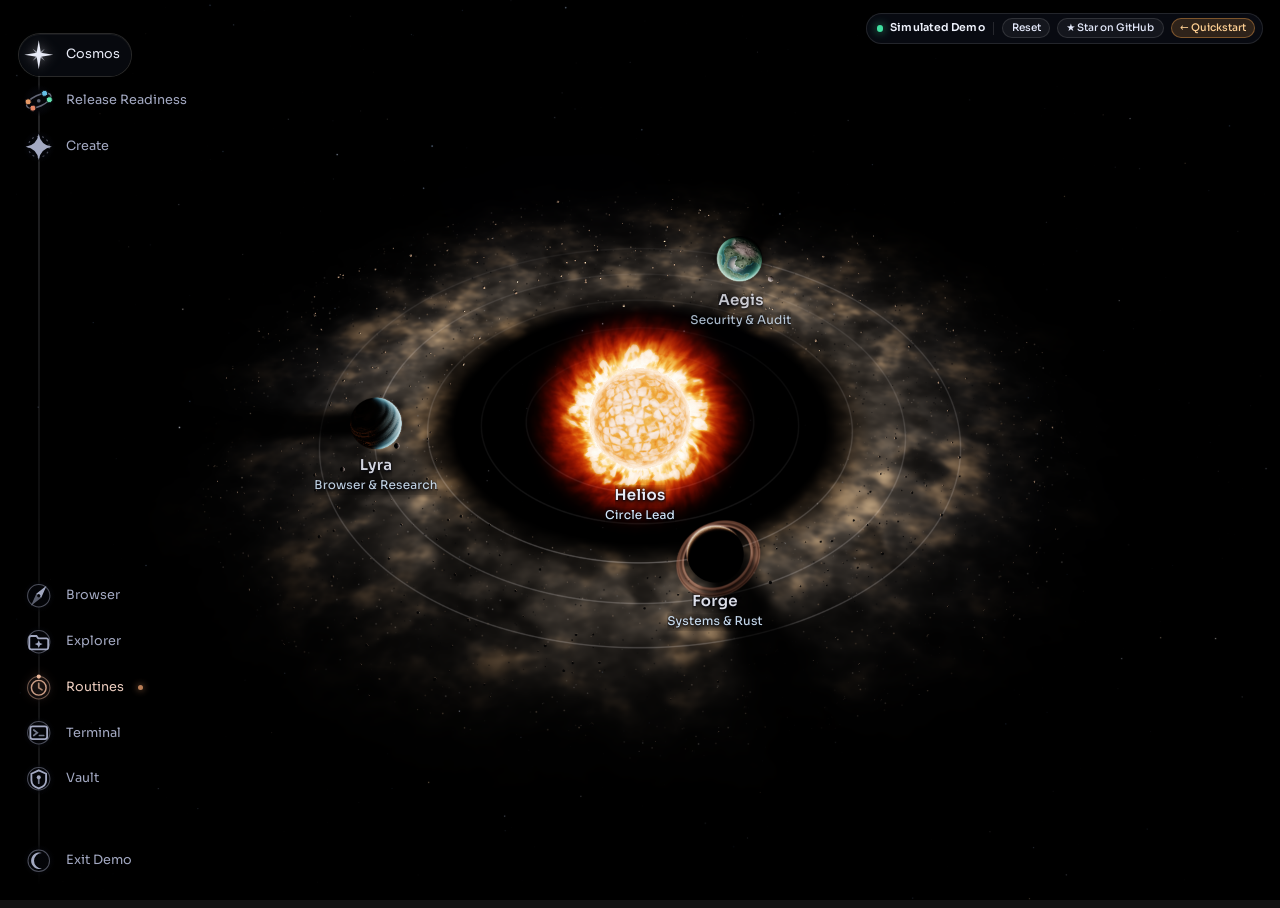
<file: demo.html>
<!doctype html>
<html lang="en">
  <head>
    <meta charset="utf-8" />
    <meta name="viewport" content="width=device-width, initial-scale=1" />
    <title>KrewOS — Interactive Observatory Demo</title>
    <meta
      name="description"
      content="Interactive live demo of KrewOS: coordinate an AI agent crew, inspect workspaces, and explore the Observatory directly in your browser."
    />
    <meta name="theme-color" content="#07080d" />
    <meta property="og:title" content="KrewOS — Interactive 3D Observatory Demo" />
    <meta property="og:description" content="Explore the KrewOS 3D Observatory directly in your browser (WebAssembly): coordinate Helios and specialist agents, inspect terminals, browsers, and the secret vault." />
    <meta property="og:type" content="website" />
    <meta property="og:url" content="https://krewos.github.io/demo.html" />
    <meta property="og:image" content="https://krewos.github.io/og-image.png" />
    <meta property="og:image:width" content="1200" />
    <meta property="og:image:height" content="630" />
    <meta property="og:image:alt" content="KrewOS — Interactive 3D Observatory Demo" />
    <meta name="twitter:card" content="summary_large_image" />
    <meta name="twitter:title" content="KrewOS — Interactive 3D Observatory Demo" />
    <meta name="twitter:description" content="Try KrewOS directly in your browser with zero install: interactive 3D solar system Observatory powered by Rust &amp; WebAssembly." />
    <meta name="twitter:image" content="https://krewos.github.io/og-image.png" />
    <link rel="icon" href="favicon.svg" type="image/svg+xml" />
    <link
      rel="preload"
      href="fonts/sora.ttf"
      as="font"
      type="font/ttf"
      crossorigin=""
    />
    <link
      rel="preload"
      href="fonts/iosevka-term.ttf"
      as="font"
      type="font/ttf"
      crossorigin=""
    />
    <link rel="modulepreload" href="vendor/three-0.186.1/three.module.js" />
    <link rel="modulepreload" href="vendor/three-0.186.1/three.core.js" />
    <style id="krewos-demo-boot-css">
      html,
      body {
        margin: 0;
        padding: 0;
        width: 100%;
        height: 100%;
        background: #07080d;
        color: #eef1fb;
        font-family:
          "Sora",
          system-ui,
          -apple-system,
          sans-serif;
        overflow: hidden;
      }

      .wasm-boot {
        position: fixed;
        inset: 0;
        z-index: 90;
        display: flex;
        flex-direction: column;
        align-items: center;
        justify-content: center;
        gap: 0.9rem;
        background: radial-gradient(
          circle at 50% 42%,
          rgba(255, 169, 77, 0.1),
          rgba(7, 8, 13, 0.96) 58%
        );
        transition:
          opacity 260ms ease,
          visibility 260ms ease;
      }

      .wasm-boot[data-ready="true"] {
        opacity: 0;
        visibility: hidden;
        pointer-events: none;
      }

      .wasm-boot__ring {
        width: 2.75rem;
        height: 2.75rem;
        border-radius: 999px;
        border: 2px solid rgba(255, 180, 94, 0.2);
        border-top-color: #ffae52;
        box-shadow: 0 0 28px rgba(255, 169, 77, 0.25);
        animation: wasm-spin 900ms linear infinite;
      }

      @keyframes wasm-spin {
        to {
          transform: rotate(360deg);
        }
      }

      .wasm-boot__title {
        font-size: 0.92rem;
        font-weight: 600;
        letter-spacing: -0.01em;
        color: #f4f6ff;
      }

      .wasm-boot__sub {
        font-family: "Iosevka Term", ui-monospace, monospace;
        font-size: 0.76rem;
        color: #98a2c3;
      }

      .wasm-sandbox-bar {
        position: fixed;
        top: 0.85rem;
        right: 1.15rem;
        z-index: 25;
        display: inline-flex;
        align-items: center;
        gap: 0.45rem;
        padding: 0.3rem 0.45rem 0.3rem 0.65rem;
        border-radius: 999px;
        background: rgba(11, 13, 22, 0.78);
        border: 1px solid rgba(255, 255, 255, 0.11);
        backdrop-filter: blur(14px);
        -webkit-backdrop-filter: blur(14px);
        box-shadow: 0 10px 28px rgba(0, 0, 0, 0.42);
        font-family:
          "Sora",
          system-ui,
          -apple-system,
          sans-serif;
        font-size: 0.72rem;
        line-height: 1;
        color: #cfd6ee;
        user-select: none;
        max-width: calc(100vw - 1.5rem);
      }

      .wasm-sandbox-bar[hidden] {
        display: none !important;
      }

      .wasm-sandbox-bar__dot {
        width: 0.44rem;
        height: 0.44rem;
        border-radius: 999px;
        background: #3fe0a0;
        box-shadow: 0 0 10px rgba(63, 224, 160, 0.8);
        flex-shrink: 0;
      }

      .wasm-sandbox-bar__label {
        font-weight: 600;
        letter-spacing: 0.01em;
        color: #eef1fb;
        white-space: nowrap;
      }

      .wasm-sandbox-bar__sep {
        width: 1px;
        height: 0.85rem;
        background: rgba(255, 255, 255, 0.12);
        margin: 0 0.1rem;
        flex-shrink: 0;
      }

      .wasm-sandbox-bar__btn {
        appearance: none;
        border: 1px solid rgba(255, 255, 255, 0.12);
        background: rgba(255, 255, 255, 0.05);
        color: #e4e9fb;
        font-family: inherit;
        font-size: 0.69rem;
        font-weight: 500;
        padding: 0.26rem 0.56rem;
        border-radius: 999px;
        cursor: pointer;
        text-decoration: none;
        white-space: nowrap;
        transition:
          background 140ms ease,
          border-color 140ms ease,
          color 140ms ease;
      }

      .wasm-sandbox-bar__btn:hover {
        background: rgba(255, 174, 82, 0.15);
        border-color: rgba(255, 174, 82, 0.42);
        color: #ffffff;
      }

      .wasm-sandbox-bar__btn--accent {
        background: rgba(255, 169, 77, 0.16);
        border-color: rgba(255, 169, 77, 0.38);
        color: #ffd093;
      }

      /* Onboarding hint pill in field view */
      .wasm-onboarding-hint {
        position: fixed;
        bottom: 1.15rem;
        left: 50%;
        transform: translateX(-50%);
        z-index: 20;
        display: inline-flex;
        align-items: center;
        gap: 0.6rem;
        max-width: min(40rem, calc(100vw - 20rem));
        padding: 0.44rem 0.55rem 0.44rem 0.85rem;
        border-radius: 999px;
        background: rgba(11, 13, 22, 0.82);
        border: 1px solid rgba(255, 179, 64, 0.26);
        backdrop-filter: blur(14px);
        -webkit-backdrop-filter: blur(14px);
        box-shadow: 0 12px 32px rgba(0, 0, 0, 0.52);
        font-size: 0.76rem;
        line-height: 1.35;
        color: #d7def4;
        transition:
          opacity 220ms ease,
          visibility 220ms ease,
          transform 220ms ease;
      }

      .wasm-onboarding-hint strong {
        color: #ffd093;
        font-weight: 600;
      }

      .wasm-onboarding-hint__close {
        appearance: none;
        border: 0;
        background: rgba(255, 255, 255, 0.08);
        color: #b8c2e0;
        width: 1.35rem;
        height: 1.35rem;
        border-radius: 999px;
        font-size: 0.85rem;
        line-height: 1;
        cursor: pointer;
        flex-shrink: 0;
        display: inline-flex;
        align-items: center;
        justify-content: center;
      }

      .wasm-onboarding-hint__close:hover {
        background: rgba(255, 179, 64, 0.22);
        color: #ffffff;
      }

      .wasm-onboarding-hint[data-dismissed="true"],
      body:has(.cosmos:not([data-view="field"])) .wasm-onboarding-hint,
      body:has(dialog[open]) .wasm-onboarding-hint {
        opacity: 0;
        visibility: hidden;
        pointer-events: none;
      }

      @media (max-width: 768px) {
        .wasm-sandbox-bar {
          top: 0.5rem;
          right: 0.5rem;
          left: auto;
          max-width: calc(100vw - 3.6rem);
          gap: 0.3rem;
          padding: 0.24rem 0.36rem 0.24rem 0.5rem;
        }
        .wasm-sandbox-bar__label,
        .wasm-sandbox-bar__sep {
          display: none;
        }
        .wasm-sandbox-bar__btn {
          font-size: 0.65rem;
          padding: 0.24rem 0.46rem;
        }
        .wasm-onboarding-hint {
          left: 3.4rem;
          right: 0.55rem;
          bottom: 0.7rem;
          transform: none;
          max-width: none;
          border-radius: 12px;
          font-size: 0.71rem;
          padding: 0.42rem 0.5rem 0.42rem 0.7rem;
        }
      }
    </style>
    <style id="krewos-app-css"></style>
    <style id="krewos-demo-overrides">
      /* 1. Hide logout station inside embedded landing-page sandbox */
      body[data-demo-embed="true"] .circles__logout {
        display: none !important;
      }

      /* 2. Ensure orbiting planet labels (e.g. Forge on far orbit) remain legible on first glance */
      .cosmos[data-view="field"] .star[data-orbit] :is(.sigil__name, .sigil__title) {
        opacity: max(0.64, var(--label-alpha, 1));
      }

      /* 3. Desktop & tablet clearance: prevent station modals from clipping left Meridian labels */
      @media (min-width: 769px) {
        :is(
            .workspace__dialog,
            .routines__dialog,
            .browser__dialog,
            .vault__dialog,
            .terminal__dialog
          ):modal:not([data-workspace-fullscreen="true"]):not(
            [data-routines-fullscreen="true"]
          ):not([data-browser-fullscreen="true"]):not(
            [data-vault-fullscreen="true"]
          ):not([data-terminal-fullscreen="true"]) {
          --demo-rail-safe: 10.6rem;
          width: min(var(--mc-panel-width), calc(100vw - var(--demo-rail-safe) - 1.25rem));
          max-width: min(var(--mc-panel-width), calc(100vw - var(--demo-rail-safe) - 1.25rem));
          margin-left: max(calc((100vw - var(--mc-panel-width)) / 2), var(--demo-rail-safe));
          margin-right: auto;
        }
      }

      /* 4. Mobile (< 768px): compact Meridian icon rail + full-width readable chat & modals */
      @media (max-width: 768px) {
        .cosmos,
        .cosmos[data-view="intimate"],
        .cosmos[data-view="circle"],
        .cosmos[data-view="intimate"]:has(.orrery[data-ready]),
        .cosmos[data-view="circle"]:has(.orrery[data-ready]) {
          --mc-hub-width: 2.65rem;
          --mc-hub-gap: 0.45rem;
          --mc-conv-width: calc(100vw - var(--mc-hub-width) - var(--mc-hub-gap) - 1.15rem);
          padding: 0.55rem 0.55rem 0.85rem;
        }

        .circles {
          --meridian-x: 1.32rem;
          height: calc(100dvh - 1.2rem);
          max-height: calc(100dvh - 1.2rem);
          min-height: calc(100dvh - 1.2rem);
        }

        .circles .meridian__station {
          padding-right: 0.28rem;
          gap: 0;
        }

        .circles .meridian__station > .inscription,
        .circles .circles__edit-btn {
          display: none !important;
        }

        .cosmos:has(.orrery[data-ready]) > .field > :is(.threads, .constellation),
        .cosmos[data-view="intimate"] .field .constellation,
        .cosmos[data-view="circle"] .field .constellation,
        .cosmos[data-view="intimate"] .field:has(> .orrery[data-ready]) .constellation,
        .cosmos[data-view="circle"] .field:has(> .orrery[data-ready]) .constellation {
          left: calc(var(--mc-hub-width) + var(--mc-hub-gap));
          right: 0.55rem;
        }

        .cosmos[data-view="intimate"] .stream,
        .cosmos[data-view="circle"] .stream,
        .cosmos[data-view="intimate"] .souffle,
        .cosmos[data-view="circle"] .souffle {
          margin-left: 0;
          max-width: 100%;
          width: 100%;
        }

        :is(
            .workspace__dialog,
            .routines__dialog,
            .browser__dialog,
            .vault__dialog,
            .terminal__dialog,
            .genesis__dialog
          ):modal {
          width: calc(100vw - 3.55rem) !important;
          max-width: calc(100vw - 3.55rem) !important;
          height: calc(100dvh - 3.6rem) !important;
          max-height: calc(100dvh - 3.6rem) !important;
          margin: 2.85rem 0.45rem auto auto !important;
        }

        .workspace__panes,
        .routines__panes {
          grid-template-columns: minmax(0, 1fr) !important;
          overflow-y: auto;
        }
      }
    </style>
  </head>
  <body data-shell-progressive="enabled">
    <div class="wasm-boot" id="wasm-boot" role="status" aria-live="polite">
      <div class="wasm-boot__ring" aria-hidden="true"></div>
      <div class="wasm-boot__title">Loading KrewOS Live Demo…</div>
      <div class="wasm-boot__sub" id="wasm-boot-status">
        Initializing in-browser sandbox (krewos_web.wasm)
      </div>
    </div>

    <aside class="wasm-sandbox-bar" id="wasm-sandbox-bar" aria-label="Sandbox Simulation Mode">
      <span class="wasm-sandbox-bar__dot" aria-hidden="true"></span>
      <span class="wasm-sandbox-bar__label">Simulated Demo</span>
      <span class="wasm-sandbox-bar__sep" aria-hidden="true"></span>
      <button type="button" class="wasm-sandbox-bar__btn" id="wasm-reset-btn" title="Reset in-memory crew &amp; transcripts">
        Reset
      </button>
      <a href="https://github.com/krewos/krewos" target="_blank" rel="noopener" class="wasm-sandbox-bar__btn" id="wasm-github-link" title="Star KrewOS on GitHub">
        ★ Star on GitHub
      </a>
      <a href="index.html#quickstart" class="wasm-sandbox-bar__btn wasm-sandbox-bar__btn--accent" id="wasm-docs-link">
        ← Quickstart
      </a>
    </aside>

    <aside class="wasm-onboarding-hint" id="wasm-onboarding-hint" role="note">
      <span>
        <strong>Interactive Crew:</strong> Click any planet to chat 1:1, open
        <strong>Release Readiness</strong> for team coordination, or inspect
        <strong>Browser, Terminal &amp; Vault</strong> on the left.
      </span>
      <button
        type="button"
        class="wasm-onboarding-hint__close"
        id="wasm-onboarding-dismiss"
        aria-label="Dismiss hint"
      >×</button>
    </aside>

    <div id="krewos-cosmos-mount"></div>

    <script src="demo.js" defer></script>
  </body>
</html>
</file>
<file: styles.css>
@font-face {
  font-family: "Sora";
  src: url("fonts/sora.ttf") format("truetype");
  font-weight: 300 700;
  font-style: normal;
  font-display: swap;
}

@font-face {
  font-family: "Iosevka Term";
  src: url("fonts/iosevka-term.ttf") format("truetype");
  font-weight: 400 600;
  font-style: normal;
  font-display: swap;
}

:root {
  color-scheme: dark;
  --void: #07080f;
  --void-2: #0e1120;
  --void-3: #14192e;
  --ink: #e8ebf7;
  --ink-dim: #a3a9c2;
  --glow: #8fd3ff;
  --glow-soft: rgb(143 211 255 / 0.16);
  --solar: #ffb340;
  --solar-soft: rgb(255 179 64 / 0.16);
  --solar-deep: #e05a1b;
  --line: rgb(232 235 247 / 0.12);
  --panel: rgb(14 17 32 / 0.78);
  --radius: 14px;
  --radius-sm: 8px;
  --radius-pill: 999px;
  --font: "Sora", ui-sans-serif, system-ui, -apple-system, "Segoe UI", Roboto, sans-serif;
  --font-mono: "Iosevka Term", ui-monospace, "SFMono-Regular", Menlo, Monaco, Consolas, monospace;
  --ease-out: cubic-bezier(0.22, 1, 0.36, 1);
}

*,
*::before,
*::after {
  box-sizing: border-box;
}

html {
  scroll-behavior: smooth;
  background-color: var(--void);
  color: var(--ink);
  font-family: var(--font);
  line-height: 1.6;
  overflow-x: clip;
}

body {
  margin: 0;
  min-height: 100dvh;
  background:
    radial-gradient(ellipse 80% 50% at 50% -10%, rgb(255 179 64 / 0.12), transparent 65%),
    radial-gradient(ellipse 65% 45% at 85% 25%, rgb(143 211 255 / 0.08), transparent 60%),
    var(--void);
  overflow-x: clip;
}

a {
  color: var(--glow);
  text-decoration: none;
  transition: color 0.18s var(--ease-out);
}

a:hover {
  color: var(--solar);
}

code,
pre {
  font-family: var(--font-mono);
}

code {
  font-size: 0.88em;
  padding: 0.14em 0.42em;
  border-radius: 5px;
  background: rgb(232 235 247 / 0.07);
  color: #f6d58e;
  white-space: nowrap;
}

h2 code,
h3 code {
  font-size: 0.82em;
  padding: 0.08em 0.32em;
  vertical-align: baseline;
}

pre code {
  padding: 0;
  background: transparent;
  color: var(--ink);
  white-space: pre;
}

.container {
  width: min(1200px, 92vw);
  margin-inline: auto;
}

/* Topbar */
.topbar {
  position: sticky;
  top: 0;
  z-index: 40;
  backdrop-filter: blur(18px);
  -webkit-backdrop-filter: blur(18px);
  background: rgb(7 8 15 / 0.82);
  border-bottom: 1px solid rgb(232 235 247 / 0.09);
}

.topbar-inner {
  display: flex;
  align-items: center;
  justify-content: space-between;
  gap: 1.25rem;
  height: 62px;
}

.brand {
  display: inline-flex;
  align-items: center;
  gap: 0.6rem;
  color: var(--ink);
  font-weight: 600;
  white-space: nowrap;
  flex-shrink: 0;
}

.brand:hover {
  color: var(--ink);
}

.brand-logo {
  border-radius: 7px;
  display: block;
}

.brand-name {
  font-size: 1.06rem;
  letter-spacing: -0.02em;
}

.brand-tag {
  font-family: var(--font-mono);
  font-size: 0.72rem;
  font-weight: 400;
  color: var(--ink-dim);
  padding: 0.14rem 0.52rem;
  border-radius: 6px;
  background: rgb(232 235 247 / 0.04);
  border: 1px solid rgb(232 235 247 / 0.1);
  white-space: nowrap;
}

.nav {
  display: inline-flex;
  align-items: center;
  gap: 0.25rem;
  padding: 0.22rem;
  border-radius: 10px;
  background: rgb(14 17 32 / 0.65);
  border: 1px solid rgb(232 235 247 / 0.08);
}

.nav a {
  color: var(--ink-dim);
  font-size: 0.84rem;
  font-weight: 500;
  padding: 0.34rem 0.72rem;
  border-radius: 7px;
  white-space: nowrap;
  transition: color 0.16s var(--ease-out), background 0.16s var(--ease-out);
}

.nav a:hover {
  color: var(--ink);
  background: rgb(232 235 247 / 0.07);
}

.topbar-actions {
  display: inline-flex;
  align-items: center;
  gap: 0.55rem;
  flex-shrink: 0;
}

/* Buttons */
.btn {
  display: inline-flex;
  align-items: center;
  justify-content: center;
  gap: 0.45rem;
  padding: 0.52rem 1.05rem;
  border-radius: var(--radius-sm);
  font-size: 0.86rem;
  font-weight: 600;
  line-height: 1.2;
  white-space: nowrap;
  border: 1px solid transparent;
  cursor: pointer;
  transition: transform 0.16s var(--ease-out), border-color 0.16s var(--ease-out), background 0.16s var(--ease-out), filter 0.16s var(--ease-out);
}

.btn:hover {
  transform: translateY(-1px);
}

.btn-sm {
  padding: 0.42rem 0.85rem;
  font-size: 0.82rem;
  border-radius: 8px;
}

.btn-lg {
  padding: 0.7rem 1.3rem;
  font-size: 0.94rem;
  border-radius: 10px;
}

.btn-primary {
  background: linear-gradient(135deg, var(--solar), var(--solar-deep));
  color: #09080c;
  box-shadow: 0 4px 18px rgb(255 179 64 / 0.22);
}

.btn-primary:hover {
  color: #09080c;
  filter: brightness(1.06);
}

.btn-ghost {
  background: rgb(14 17 32 / 0.75);
  color: var(--ink);
  border-color: var(--line);
}

.btn-ghost:hover {
  color: var(--ink);
  border-color: var(--glow);
}

/* Hero */
.hero {
  display: grid;
  grid-template-columns: minmax(0, 1.1fr) minmax(0, 0.9fr);
  align-items: center;
  gap: 2.5rem;
  padding: 4.25rem 0 3.5rem;
}

.hero > * {
  min-width: 0;
}

.eyebrow {
  display: inline-block;
  font-family: var(--font-mono);
  font-size: 0.78rem;
  text-transform: uppercase;
  letter-spacing: 0.08em;
  color: var(--solar);
  margin-bottom: 0.65rem;
}

.hero h1 {
  font-size: clamp(2rem, 3.8vw, 3.15rem);
  line-height: 1.12;
  letter-spacing: -0.03em;
  margin: 0 0 1.15rem;
}

.hero-lead {
  color: var(--ink-dim);
  font-size: 1.04rem;
  margin: 0 0 1.65rem;
  max-width: 60ch;
}

.hero-cta {
  display: flex;
  flex-wrap: wrap;
  gap: 0.85rem;
  margin-bottom: 1.35rem;
}

.hero-QuickCmd {
  display: inline-flex;
  align-items: center;
  gap: 0.75rem;
  padding: 0.5rem 0.6rem 0.5rem 0.9rem;
  border-radius: var(--radius-sm);
  background: var(--panel);
  border: 1px solid var(--line);
  max-width: 100%;
  overflow-x: auto;
}

.hero-orrery {
  background: radial-gradient(circle at center, rgb(14 17 32 / 0.8), rgb(7 8 15 / 0.4));
  border: 1px solid var(--line);
  border-radius: var(--radius);
  padding: 0.75rem;
  box-shadow: 0 24px 60px rgb(0 0 0 / 0.55);
}

.hero-orrery svg {
  width: 100%;
  height: auto;
  display: block;
}

.whisper-arc {
  animation: hero-arc-flow 3.2s linear infinite;
}

@keyframes hero-arc-flow {
  to {
    stroke-dashoffset: -16;
  }
}

/* Positioning Contrast ("Why KrewOS?") */
.contrast-card {
  position: relative;
  border-color: rgb(232 235 247 / 0.14);
  background: linear-gradient(180deg, rgb(18 22 40 / 0.82), rgb(11 14 26 / 0.78));
}

.contrast-vs {
  display: inline-flex;
  align-items: center;
  font-family: var(--font-mono);
  font-size: 0.73rem;
  color: var(--solar);
  background: rgb(255 179 64 / 0.11);
  border: 1px solid rgb(255 179 64 / 0.28);
  border-radius: 999px;
  padding: 0.16rem 0.58rem;
  margin-bottom: 0.65rem;
}

/* Sections */
.section {
  padding: 4rem 0;
  border-top: 1px solid var(--line);
}

.section-header {
  max-width: 68ch;
  margin-bottom: 2.25rem;
}

.section-kicker {
  display: inline-block;
  font-family: var(--font-mono);
  font-size: 0.78rem;
  text-transform: uppercase;
  letter-spacing: 0.08em;
  color: var(--solar);
  margin-bottom: 0.4rem;
}

.section-header h2 {
  font-size: clamp(1.6rem, 2.8vw, 2.2rem);
  letter-spacing: -0.025em;
  margin: 0 0 0.65rem;
}

.section-header p {
  color: var(--ink-dim);
  margin: 0;
}

/* Interactive Console Showcase */
.console-showcase {
  background: var(--panel);
  border: 1px solid var(--line);
  border-radius: var(--radius);
  overflow: hidden;
  box-shadow: 0 24px 64px rgb(0 0 0 / 0.5);
}

.console-tabs {
  display: flex;
  flex-wrap: wrap;
  gap: 0.4rem;
  padding: 0.7rem;
  background: rgb(7 8 15 / 0.75);
  border-bottom: 1px solid var(--line);
}

.console-tab {
  font-family: var(--font);
  font-size: 0.85rem;
  font-weight: 500;
  color: var(--ink-dim);
  background: transparent;
  border: 1px solid transparent;
  padding: 0.48rem 0.9rem;
  border-radius: var(--radius-sm);
  cursor: pointer;
}

.console-tab:hover {
  color: var(--ink);
  background: rgb(232 235 247 / 0.05);
}

.console-tab.active {
  color: var(--ink);
  background: var(--void-3);
  border-color: rgb(143 211 255 / 0.35);
}

.console-bar {
  display: flex;
  flex-wrap: wrap;
  align-items: center;
  gap: 0.6rem;
  padding: 0.7rem 1.15rem;
  border-bottom: 1px solid var(--line);
  font-family: var(--font-mono);
  font-size: 0.82rem;
}

.dot {
  width: 9px;
  height: 9px;
  border-radius: 50%;
  flex-shrink: 0;
}

.dot-gold {
  background: var(--solar);
  box-shadow: 0 0 8px var(--solar);
}

.dot-blue {
  background: var(--glow);
  box-shadow: 0 0 8px var(--glow);
}

.dot-amber {
  background: #fbbf24;
}

.console-title {
  font-weight: 600;
}

.console-badge {
  margin-left: auto;
  color: var(--ink-dim);
  font-size: 0.76rem;
}

.console-body {
  padding: 1.4rem;
  min-width: 0;
}

.console-split {
  display: grid;
  grid-template-columns: minmax(0, 1.25fr) minmax(0, 0.85fr);
  gap: 1.5rem;
  align-items: stretch;
}

.console-split > * {
  min-width: 0;
}

.stream-mock {
  display: flex;
  flex-direction: column;
  gap: 0.75rem;
}

.msg {
  padding: 0.85rem 1rem;
  border-radius: var(--radius-sm);
  background: rgb(7 8 15 / 0.65);
  border: 1px solid var(--line);
  font-size: 0.9rem;
}

.msg-helios {
  border-left: 3px solid var(--solar);
}

.msg-agent {
  border-left: 3px solid var(--glow);
}

.msg-meta {
  font-family: var(--font-mono);
  font-size: 0.78rem;
  color: var(--ink-dim);
  margin-bottom: 0.3rem;
}

.msg p {
  margin: 0;
}

.terminal-mock {
  display: flex;
  align-items: center;
  background: #05060b;
  border: 1px solid var(--line);
  border-radius: var(--radius-sm);
  padding: 1.1rem 1.2rem;
  overflow-x: auto;
}

.terminal-mock pre {
  margin: 0;
  font-size: 0.83rem;
  line-height: 1.65;
}

.ui-mock {
  display: flex;
  flex-direction: column;
  justify-content: space-between;
  background: #060811;
  border: 1px solid var(--line);
  border-radius: var(--radius-sm);
  overflow: hidden;
}

.ui-chrome-bar {
  display: flex;
  flex-wrap: wrap;
  align-items: center;
  gap: 0.45rem;
  padding: 0.55rem 0.75rem;
  background: rgb(14 17 32 / 0.9);
  border-bottom: 1px solid var(--line);
  font-size: 0.76rem;
}

.ui-pill {
  display: inline-flex;
  align-items: center;
  gap: 0.3rem;
  padding: 0.22rem 0.55rem;
  border-radius: 999px;
  font-family: var(--font-mono);
  font-size: 0.73rem;
  color: var(--ink-dim);
  background: rgb(232 235 247 / 0.05);
  border: 1px solid rgb(232 235 247 / 0.1);
  white-space: nowrap;
}

.ui-pill-blue {
  color: var(--glow);
  background: rgb(143 211 255 / 0.12);
  border-color: rgb(143 211 255 / 0.32);
}

.ui-pill-gold {
  margin-left: auto;
  color: #ffd093;
  background: rgb(255 179 64 / 0.14);
  border-color: rgb(255 179 64 / 0.38);
}

.ui-pill-amber {
  color: #fbbf24;
  background: rgb(251 191 36 / 0.12);
  border-color: rgb(251 191 36 / 0.32);
}

.ui-url-bar {
  flex: 1;
  min-width: 180px;
  display: inline-flex;
  align-items: center;
  gap: 0.38rem;
  padding: 0.24rem 0.65rem;
  border-radius: 6px;
  background: #05060b;
  border: 1px solid var(--line);
  font-family: var(--font-mono);
  font-size: 0.74rem;
  color: var(--ink);
  overflow: hidden;
  text-overflow: ellipsis;
  white-space: nowrap;
}

.ui-browser-stage {
  padding: 0.95rem;
  background: radial-gradient(circle at 80% 15%, rgb(56 189 248 / 0.08), transparent 60%);
  flex: 1;
  display: flex;
  align-items: center;
}

.ui-webapp-card {
  width: 100%;
  padding: 0.9rem 1rem;
  border-radius: var(--radius-sm);
  background: rgb(14 17 32 / 0.85);
  border: 1px solid rgb(143 211 255 / 0.2);
}

.ui-webapp-head {
  display: flex;
  align-items: center;
  justify-content: space-between;
  gap: 0.5rem;
  font-size: 0.88rem;
  margin-bottom: 0.3rem;
}

.ui-webapp-sub {
  margin: 0 0 0.7rem;
  font-size: 0.8rem;
  color: var(--ink-dim);
}

.ui-status-ok {
  font-family: var(--font-mono);
  font-size: 0.72rem;
  color: #34d399;
  background: rgb(52 211 153 / 0.12);
  border: 1px solid rgb(52 211 153 / 0.3);
  padding: 0.14rem 0.48rem;
  border-radius: 999px;
  white-space: nowrap;
}

.ui-check-grid {
  display: grid;
  grid-template-columns: repeat(2, minmax(0, 1fr));
  gap: 0.45rem;
  font-size: 0.78rem;
}

.ui-check-item {
  padding: 0.38rem 0.55rem;
  border-radius: 6px;
  background: rgb(7 8 15 / 0.7);
  border: 1px solid var(--line);
  white-space: nowrap;
  overflow: hidden;
  text-overflow: ellipsis;
}

.ui-term-body {
  padding: 0.85rem 1rem;
  font-family: var(--font-mono);
  font-size: 0.79rem;
  line-height: 1.62;
  flex: 1;
}

.t-line {
  color: var(--ink);
}

.t-prompt {
  color: #fbbf24;
  font-weight: 600;
}

.t-path {
  color: var(--glow);
}

.t-out {
  color: #cfd6ee;
  padding-left: 0.35rem;
}

.t-dim {
  color: var(--ink-dim);
  padding-left: 0.35rem;
}

.t-ok {
  color: #34d399;
  font-weight: 600;
}

.t-warn {
  color: #fbbf24;
  font-weight: 600;
}

.ui-mock-footer {
  display: flex;
  flex-wrap: wrap;
  align-items: center;
  justify-content: space-between;
  gap: 0.5rem;
  padding: 0.48rem 0.8rem;
  background: rgb(14 17 32 / 0.72);
  border-top: 1px solid var(--line);
  font-family: var(--font-mono);
  font-size: 0.73rem;
  color: var(--ink-dim);
}

.ui-vault-list {
  display: flex;
  flex-direction: column;
  gap: 0.42rem;
  margin: 0.5rem 0;
}

.ui-vault-row {
  display: flex;
  flex-wrap: wrap;
  align-items: center;
  justify-content: space-between;
  gap: 0.5rem;
  padding: 0.38rem 0.6rem;
  border-radius: 6px;
  background: rgb(14 17 32 / 0.8);
  border: 1px solid var(--line);
  font-size: 0.8rem;
}

.ui-vault-meta {
  font-family: var(--font-mono);
  font-size: 0.75rem;
  color: var(--ink-dim);
}

.ui-redact-preview {
  font-size: 0.77rem;
  color: var(--ink-dim);
  margin-top: 0.35rem;
}

.console-notes h3 {
  margin: 0 0 0.65rem;
  font-size: 1.05rem;
}

.console-notes ul {
  margin: 0;
  padding-left: 1.15rem;
  color: var(--ink-dim);
  font-size: 0.9rem;
  display: flex;
  flex-direction: column;
  gap: 0.55rem;
}

/* Cards & Grids */
.grid-3 {
  display: grid;
  grid-template-columns: repeat(3, minmax(0, 1fr));
  gap: 1.2rem;
}

.grid-2 {
  display: grid;
  grid-template-columns: repeat(2, minmax(0, 1fr));
  gap: 1.4rem;
}

.cage-pillars {
  margin-bottom: 1.4rem;
}

.cage-list {
  margin: 0;
  padding-left: 1.15rem;
  color: var(--ink-dim);
  font-size: 0.9rem;
  display: flex;
  flex-direction: column;
  gap: 0.55rem;
}

.cage-audit-label {
  margin: 0.9rem 0 0.65rem !important;
  font-size: 0.88rem !important;
}

.card,
.table-card,
.step-card {
  background: var(--panel);
  border: 1px solid var(--line);
  border-radius: var(--radius);
  padding: 1.4rem;
  min-width: 0;
}

.card-icon {
  font-family: var(--font-mono);
  font-size: 0.78rem;
  color: var(--solar);
  margin-bottom: 0.45rem;
}

.card h3,
.table-card h3 {
  margin: 0 0 0.55rem;
  font-size: 1.08rem;
}

.card p {
  margin: 0;
  color: var(--ink-dim);
  font-size: 0.91rem;
}

/* Quickstart Steps */
.steps {
  display: flex;
  flex-direction: column;
  gap: 1.25rem;
}

.step-card {
  display: grid;
  grid-template-columns: 96px minmax(0, 1fr);
  gap: 1.25rem;
}

.step-num {
  font-family: var(--font-mono);
  font-size: 0.84rem;
  font-weight: 600;
  color: var(--solar);
  background: var(--solar-soft);
  border: 1px solid rgb(255 179 64 / 0.32);
  border-radius: var(--radius-sm);
  width: fit-content;
  height: fit-content;
  padding: 0.42rem 0.8rem;
  text-align: center;
  white-space: nowrap;
}

.step-content {
  min-width: 0;
}

.step-content h3 {
  margin: 0 0 0.45rem;
}

.step-content p {
  margin: 0 0 0.75rem;
  color: var(--ink-dim);
}

.step-hint {
  font-size: 0.88rem;
  margin-top: 0.75rem !important;
}

.code-block {
  position: relative;
  background: #05060b;
  border: 1px solid var(--line);
  border-radius: var(--radius-sm);
  padding: 0.9rem 4.8rem 0.9rem 1.1rem;
  overflow-x: auto;
  max-width: 100%;
}

.code-block pre {
  margin: 0;
  font-size: 0.84rem;
  line-height: 1.6;
}

.copy-btn {
  font-family: var(--font-mono);
  font-size: 0.75rem;
  color: var(--ink);
  background: var(--void-3);
  border: 1px solid var(--line);
  border-radius: 6px;
  padding: 0.28rem 0.65rem;
  cursor: pointer;
  white-space: nowrap;
  flex-shrink: 0;
}

.code-block .copy-btn {
  position: absolute;
  top: 0.65rem;
  right: 0.65rem;
}

.copy-btn:hover {
  border-color: var(--glow);
}

.os-tabs {
  display: flex;
  flex-wrap: wrap;
  gap: 0.45rem;
  margin-bottom: 0.65rem;
}

.os-tab {
  font-family: var(--font-mono);
  font-size: 0.8rem;
  color: var(--ink-dim);
  background: rgb(7 8 15 / 0.75);
  border: 1px solid var(--line);
  border-radius: 6px;
  padding: 0.38rem 0.8rem;
  cursor: pointer;
}

.os-tab.active {
  color: var(--ink);
  background: var(--void-3);
  border-color: var(--glow);
}

/* Tables */
.table-scroll {
  overflow-x: auto;
  max-width: 100%;
}

table {
  width: 100%;
  border-collapse: collapse;
  font-size: 0.87rem;
}

th,
td {
  text-align: left;
  padding: 0.65rem 0.75rem;
  border-bottom: 1px solid var(--line);
  vertical-align: top;
}

th {
  font-family: var(--font-mono);
  font-size: 0.76rem;
  color: var(--ink-dim);
  text-transform: uppercase;
  letter-spacing: 0.04em;
  white-space: nowrap;
}

td {
  color: var(--ink-dim);
}

td:first-child,
#sandbox td:nth-child(2),
#config td:nth-child(2) {
  white-space: nowrap;
}

.config-details {
  margin-top: 1.4rem;
  background: var(--panel);
  border: 1px solid var(--line);
  border-radius: var(--radius);
  padding: 1rem 1.25rem;
  min-width: 0;
}

.config-details summary {
  cursor: pointer;
  font-weight: 600;
  padding: 0.35rem 0;
}

/* License Banner */
.license-banner {
  display: flex;
  align-items: center;
  justify-content: space-between;
  gap: 2rem;
  background: linear-gradient(135deg, rgb(14 17 32 / 0.9), rgb(20 25 46 / 0.75));
  border: 1px solid var(--line);
  border-radius: var(--radius);
  padding: 2rem;
}

.license-banner h2 {
  margin: 0 0 0.55rem;
}

.license-banner p,
.license-banner li {
  color: var(--ink-dim);
  font-size: 0.92rem;
}

.license-banner ul {
  padding-left: 1.2rem;
  margin: 0.65rem 0 0;
  display: flex;
  flex-direction: column;
  gap: 0.4rem;
}

.license-actions {
  display: flex;
  flex-direction: column;
  gap: 0.65rem;
  flex-shrink: 0;
}

/* Footer */
.footer {
  border-top: 1px solid var(--line);
  padding: 2rem 0 3rem;
  color: var(--ink-dim);
  font-size: 0.86rem;
}

.footer-inner {
  display: flex;
  flex-wrap: wrap;
  align-items: center;
  justify-content: space-between;
  gap: 1rem;
}

.footer-brand {
  display: inline-flex;
  align-items: center;
  gap: 0.65rem;
}

.footer-links {
  display: flex;
  flex-wrap: wrap;
  gap: 1.2rem;
}

@media (max-width: 1140px) {
  .brand-tag {
    display: none;
  }

  .grid-2 {
    grid-template-columns: minmax(0, 1fr);
  }
}

@media (max-width: 960px) {
  .hero,
  .console-split,
  .grid-3,
  .step-card {
    grid-template-columns: minmax(0, 1fr);
  }

  .license-banner {
    flex-direction: column;
    align-items: flex-start;
  }

  .license-actions {
    flex-direction: row;
    flex-wrap: wrap;
  }

  .nav {
    display: none;
  }
}

@media (max-width: 640px) {
  .eyebrow {
    font-size: 0.72rem;
  }

  .card,
  .table-card,
  .step-card,
  .console-body {
    padding: 1.05rem;
  }

  .console-badge {
    margin-left: 0;
    width: 100%;
  }

  .console-tabs {
    flex-wrap: nowrap;
    overflow-x: auto;
    max-width: 100%;
    -webkit-overflow-scrolling: touch;
    scrollbar-width: none;
  }

  .console-tabs::-webkit-scrollbar {
    display: none;
  }

  .console-tab {
    white-space: nowrap;
    flex-shrink: 0;
  }

  .ui-url-bar {
    min-width: 0;
    flex: 1 1 120px;
  }

  .ui-pill {
    max-width: 100%;
    overflow: hidden;
    text-overflow: ellipsis;
  }

  .ui-check-grid {
    grid-template-columns: minmax(0, 1fr);
  }

  code {
    white-space: normal;
    overflow-wrap: anywhere;
  }

  td:first-child code,
  #sandbox td:nth-child(2) code,
  #config td:nth-child(2) code {
    white-space: nowrap;
  }
}

@media (prefers-reduced-motion: reduce) {
  .whisper-arc {
    animation: none;
  }
}
</file>
